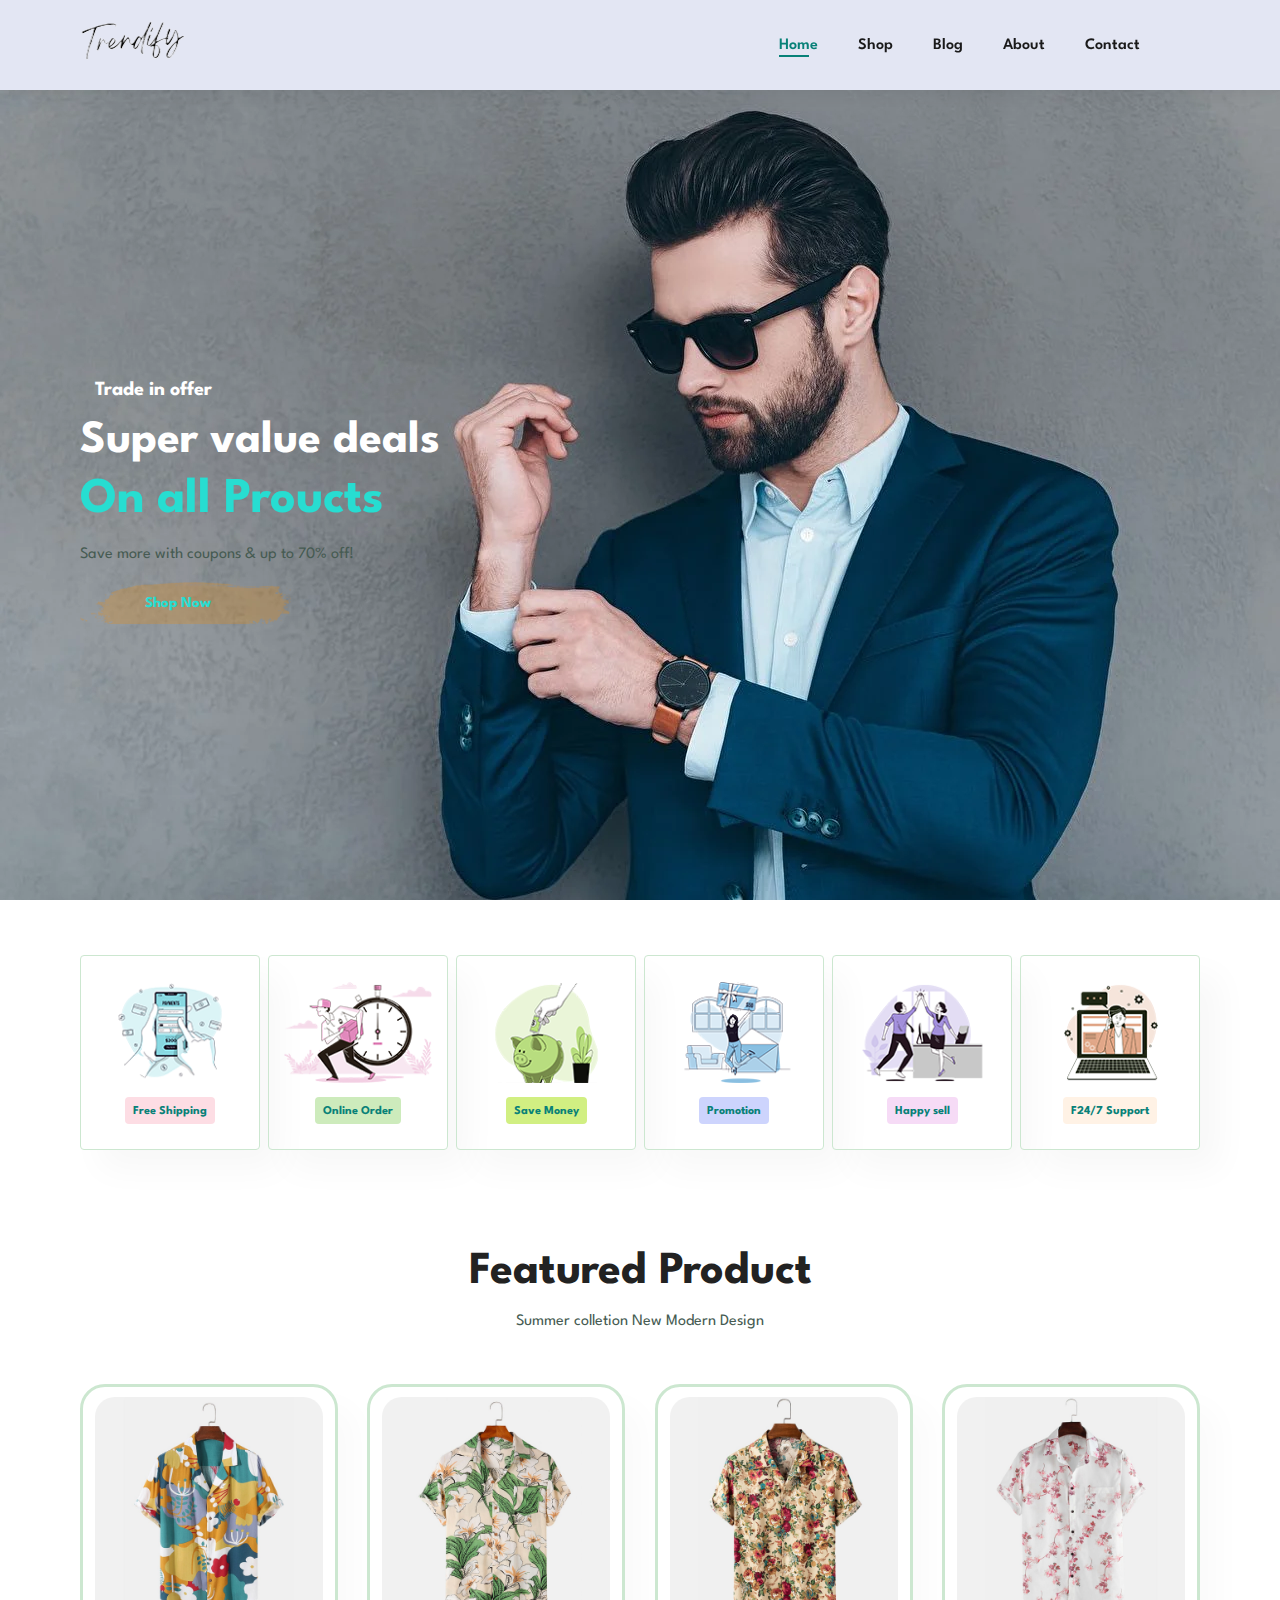
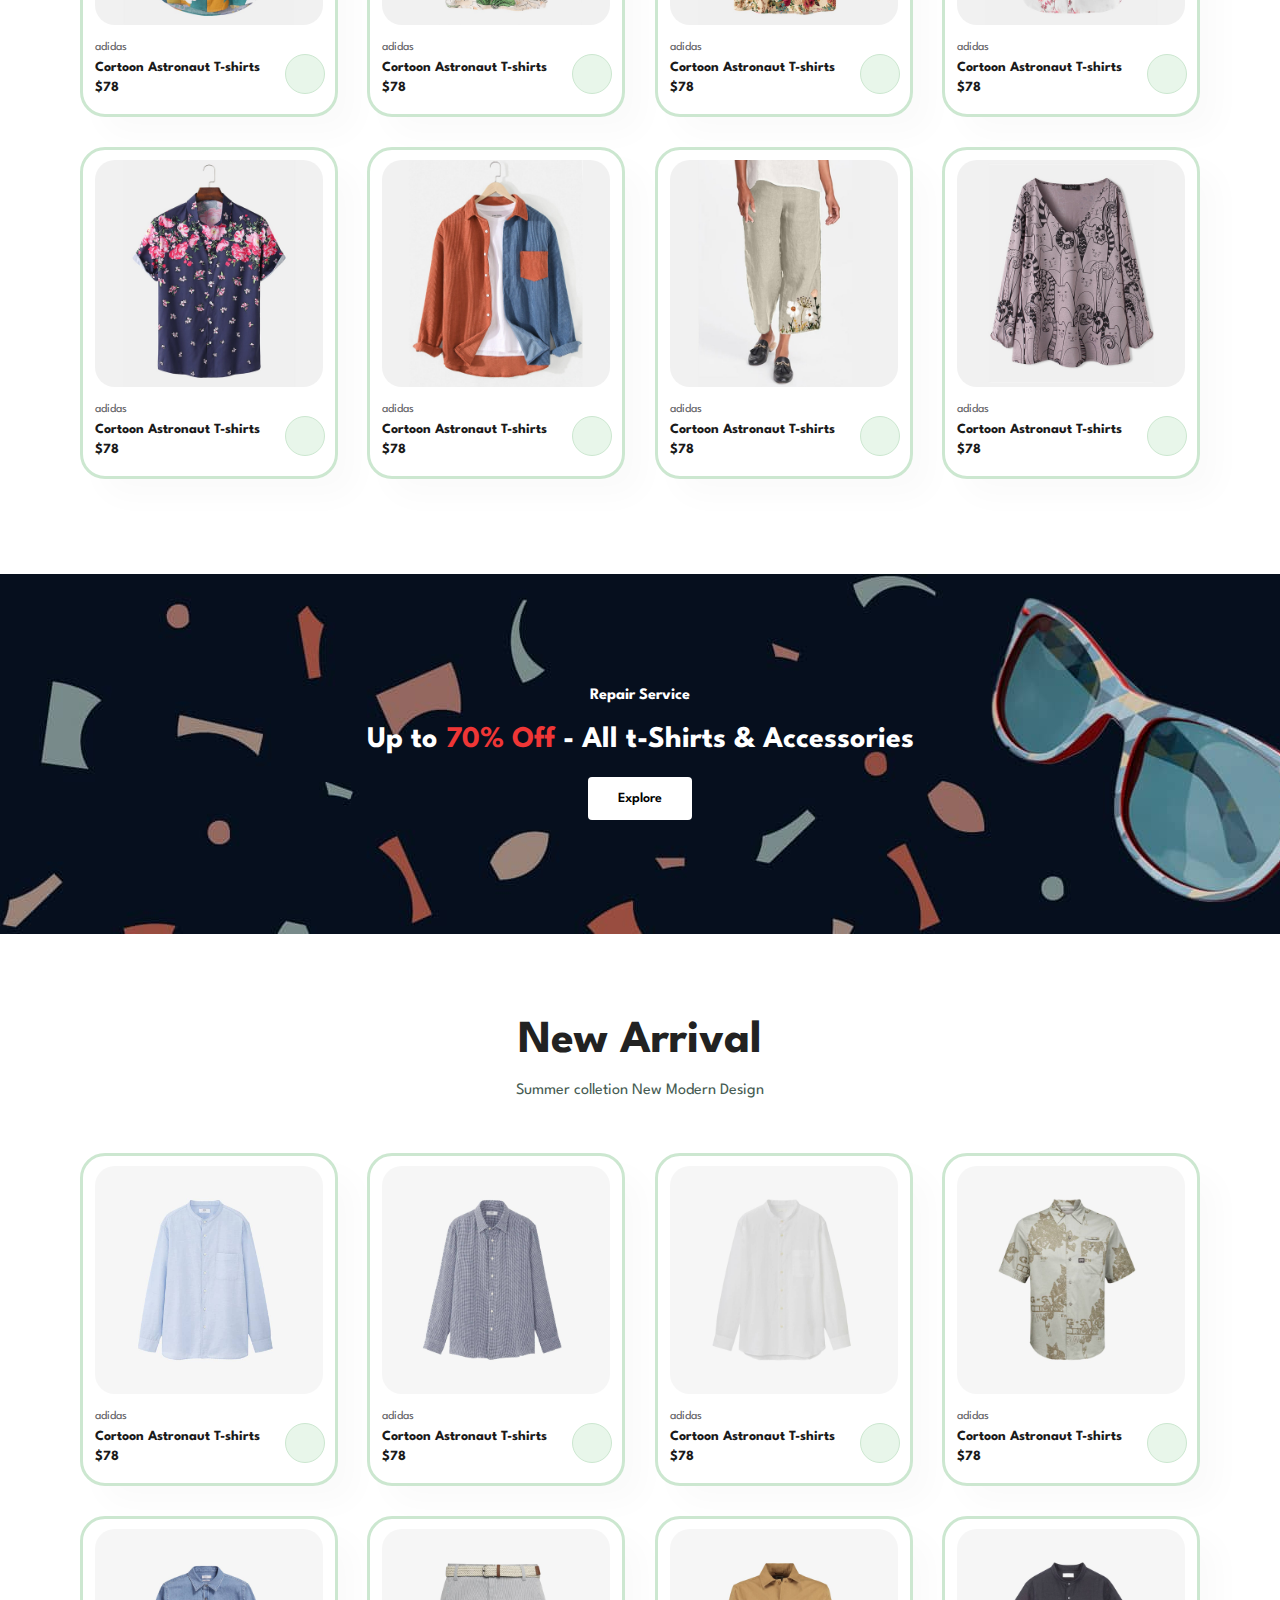
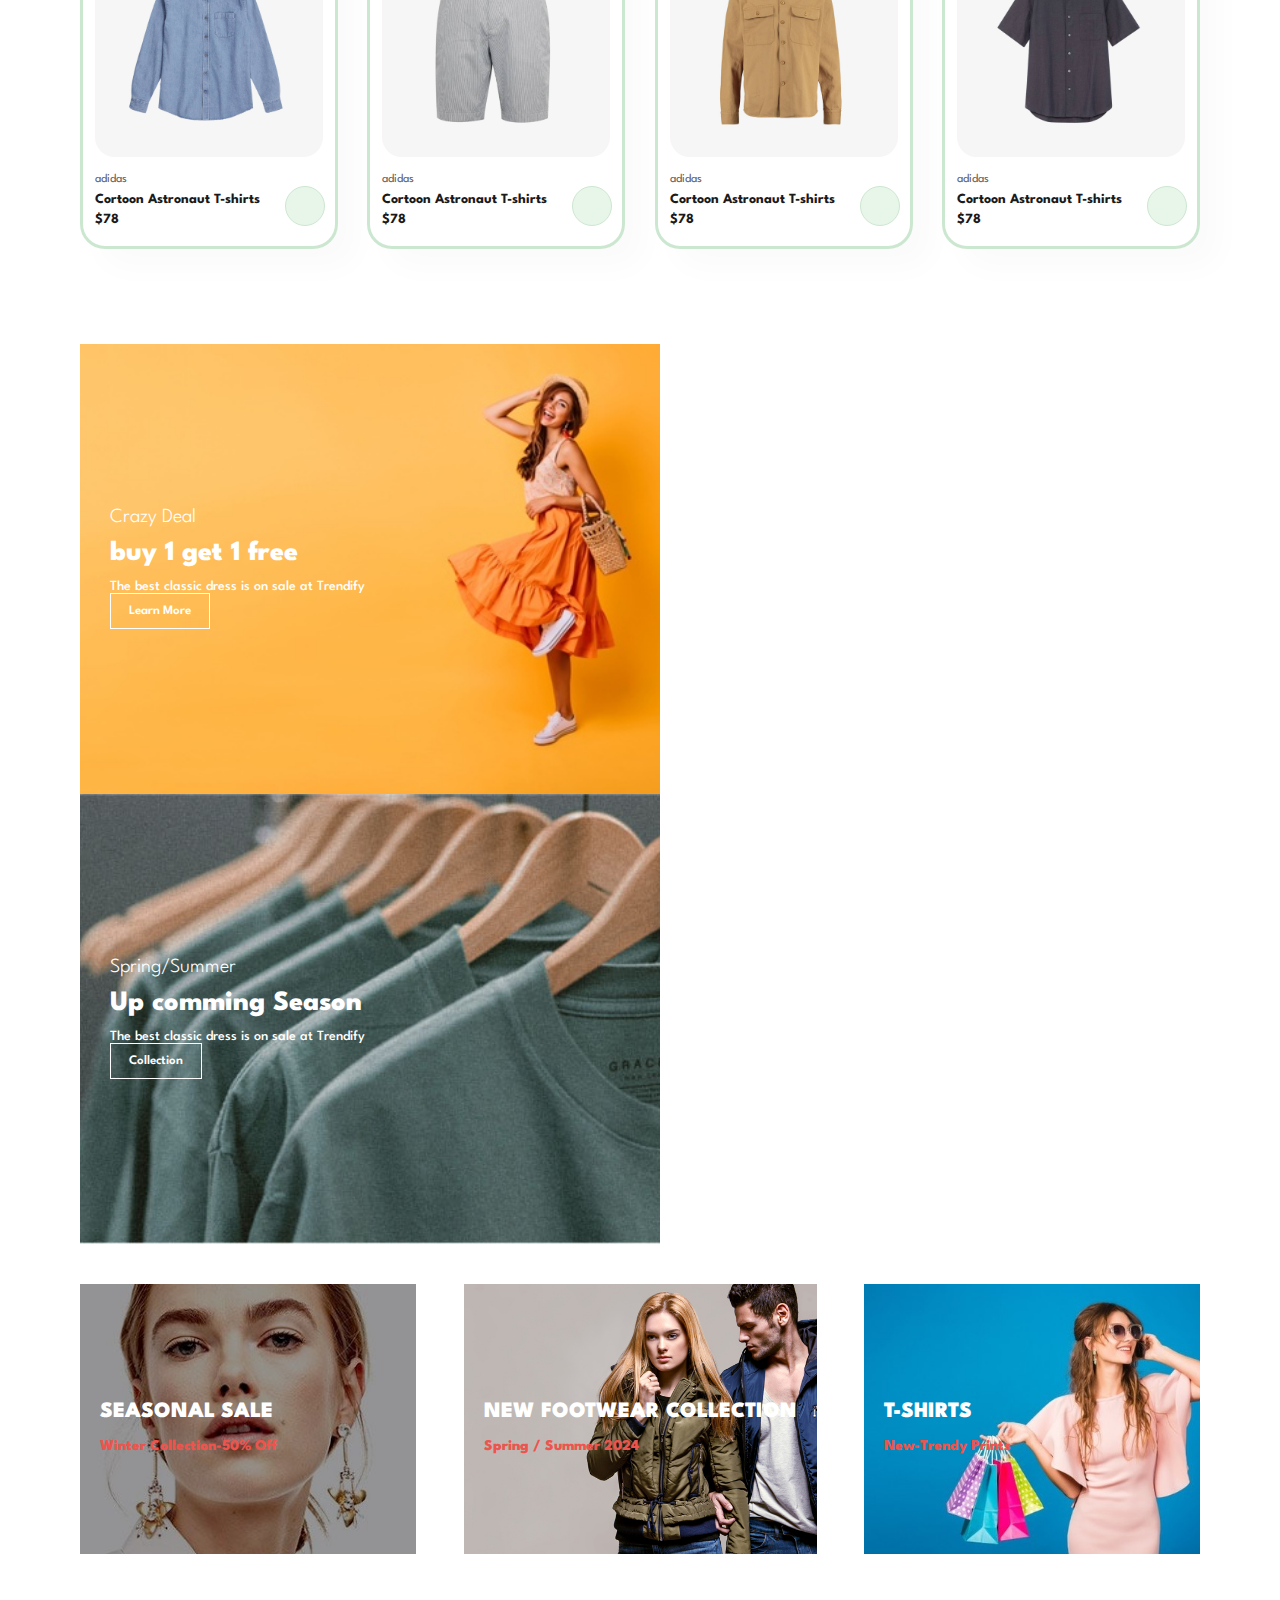
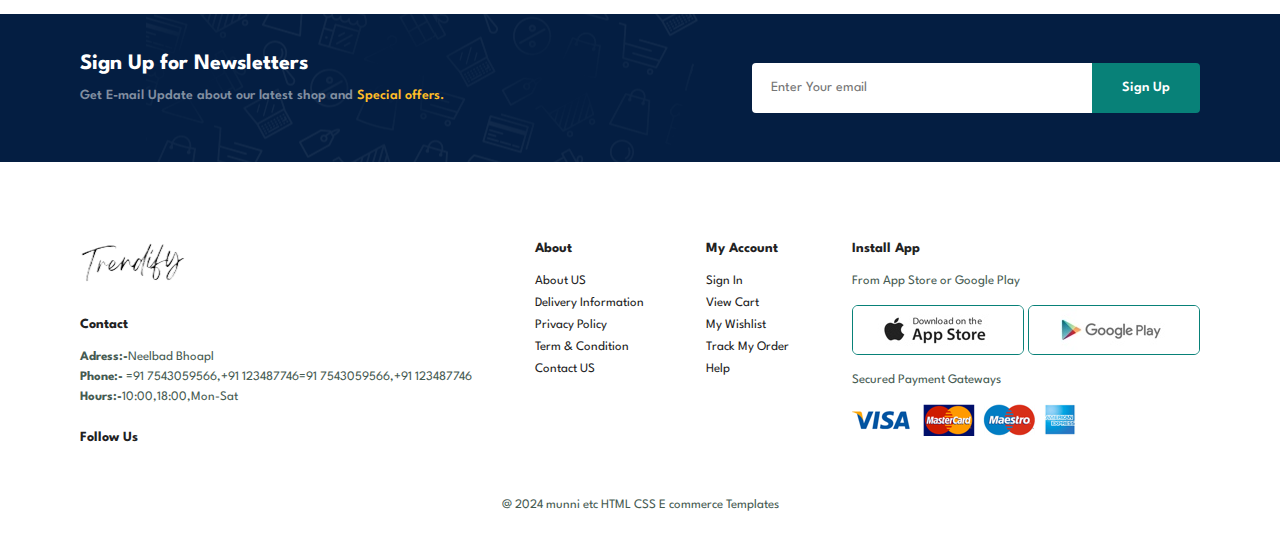
<file: index.html>
<!DOCTYPE html>
<html lang="en">

    <head>
        <meta charset="UTF-8">
        <meta http-equiv="X-UA-Compatible" content="IE=edge">
        <meta name="viewport" content="width=device-width, initial-scale=1.0">
        <title>Ecommerce Tutorial</title>
        <link rel="stylesheet" href="https://cdnjs.cloudflare.com/ajax/libs/font-awesome/6.5.2/css/all.min.css" integrity="sha512-SnH5WK+bZxgPHs44uWIX+LLJAJ9/2PkPKZ5QiAj6Ta86w+fsb2TkcmfRyVX3pBnMFcV7oQPJkl9QevSCWr3W6A==" crossorigin="anonymous" referrerpolicy="no-referrer" />
        <link rel="stylesheet" href="style.css">
    </head>

    <body>
         <section id="header">
                  <a href="#"><img src="img/logo3.png" class="logo" alt=""></a>

                  <div>
                    <ul id="navbar">
                        <li><a class="active" href="index.html">Home</a></li>
                        <li><a href="shop.html">Shop</a></li>
                        <li><a href="blog.html">Blog</a></li>
                        <li><a href="about.html">About</a></li>
                        <li><a href="contact.html">Contact</a></li>
                        <li id="lg-bag"><a href="cart.html"><i class="fa-solid fa-bag-shopping"></i></a></li>
                        <a href="#" id="close"><i class="fa-solid fa-xmark"></i></a>
                    </ul>
                  </div>
                  <div id="mobile">
                 <a href="cart.html"><i class="fa-solid fa-bag-shopping"></i></a>
                 <i id="bar" class="fas fa-outdent"></i>
                  </div>
         </section>

         <section id="hero">
            <h4>Trade in offer</h4>
            <h2>Super value deals</h2>
            <h1>On all Proucts</h1>
            <p>Save more with coupons & up to 70% off!</p>
            <button>Shop Now</button>
         </section>

         <section id="feature" class="section-p1">
            <div class="fe-box">
                <img src="img/features/f1.png" alt="">
                <h6>Free Shipping</h6>

            </div>
            <div class="fe-box">
                <img src="img/features/f2.png" alt="">
                <h6>Online Order</h6>

            </div>
            <div class="fe-box">
                <img src="img/features/f3.png" alt="">
                <h6>Save Money</h6>

            </div>
            <div class="fe-box">
                <img src="img/features/f4.png" alt="">
                <h6>Promotion</h6>

            </div>
            <div class="fe-box">
                <img src="img/features/f5.png" alt="">
                <h6>Happy sell</h6>

            </div>
            <div class="fe-box">
                <img src="img/features/f6.png" alt="">
                <h6>F24/7 Support</h6>

            </div>
         </section>

         <section id="product1" class="section-p1">
            <h2>Featured Product</h2>
            <p>Summer colletion New Modern Design</p>
            <div class="pro-container">
                <div class="pro">
                    <img src="img/products/f1.jpg" alt="">
                    <div class="des">
                        <span>adidas</span>
                        <h5>Cortoon Astronaut T-shirts</h5>
                        <div class="star">
                            <i class="fas fa-star"></i>
                            <i class="fas fa-star"></i>
                            <i class="fas fa-star"></i>
                            <i class="fas fa-star"></i>
                            <i class="fas fa-star"></i>
                        </div>
                        <h5>$78</h5>
                    </div>
                    <a href="#"><i class='fas fa-cart-plus cart'></i></a>
                </div>

                <div class="pro">
                    <img src="img/products/f2.jpg" alt="">
                    <div class="des">
                        <span>adidas</span>
                        <h5>Cortoon Astronaut T-shirts</h5>
                        <div class="star">
                            <i class="fas fa-star"></i>
                            <i class="fas fa-star"></i>
                            <i class="fas fa-star"></i>
                            <i class="fas fa-star"></i>
                            <i class="fas fa-star"></i>
                        </div>
                        <h5>$78</h5>
                    </div>
                    <a href="#"><i class='fas fa-cart-plus cart'></i></a>
                </div>

                <div class="pro">
                    <img src="img/products/f3.jpg" alt="">
                    <div class="des">
                        <span>adidas</span>
                        <h5>Cortoon Astronaut T-shirts</h5>
                        <div class="star">
                            <i class="fas fa-star"></i>
                            <i class="fas fa-star"></i>
                            <i class="fas fa-star"></i>
                            <i class="fas fa-star"></i>
                            <i class="fas fa-star"></i>
                        </div>
                        <h5>$78</h5>
                    </div>
                    <a href="#"><i class='fas fa-cart-plus cart'></i></a>
                </div>

                <div class="pro">
                    <img src="img/products/f4.jpg" alt="">
                    <div class="des">
                        <span>adidas</span>
                        <h5>Cortoon Astronaut T-shirts</h5>
                        <div class="star">
                            <i class="fas fa-star"></i>
                            <i class="fas fa-star"></i>
                            <i class="fas fa-star"></i>
                            <i class="fas fa-star"></i>
                            <i class="fas fa-star"></i>
                        </div>
                        <h5>$78</h5>
                    </div>
                    <a href="#"><i class='fas fa-cart-plus cart'></i></a>
                </div>

                <div class="pro">
                    <img src="img/products/f5.jpg" alt="">
                    <div class="des">
                        <span>adidas</span>
                        <h5>Cortoon Astronaut T-shirts</h5>
                        <div class="star">
                            <i class="fas fa-star"></i>
                            <i class="fas fa-star"></i>
                            <i class="fas fa-star"></i>
                            <i class="fas fa-star"></i>
                            <i class="fas fa-star"></i>
                        </div>
                        <h5>$78</h5>
                    </div>
                    <a href="#"><i class='fas fa-cart-plus cart'></i></a>
                </div>

                <div class="pro">
                    <img src="img/products/f6.jpg" alt="">
                    <div class="des">
                        <span>adidas</span>
                        <h5>Cortoon Astronaut T-shirts</h5>
                        <div class="star">
                            <i class="fas fa-star"></i>
                            <i class="fas fa-star"></i>
                            <i class="fas fa-star"></i>
                            <i class="fas fa-star"></i>
                            <i class="fas fa-star"></i>
                        </div>
                        <h5>$78</h5>
                    </div>
                    <a href="#"><i class='fas fa-cart-plus cart'></i></a>
                </div>

                <div class="pro">
                    <img src="img/products/f7.jpg" alt="">
                    <div class="des">
                        <span>adidas</span>
                        <h5>Cortoon Astronaut T-shirts</h5>
                        <div class="star">
                            <i class="fas fa-star"></i>
                            <i class="fas fa-star"></i>
                            <i class="fas fa-star"></i>
                            <i class="fas fa-star"></i>
                            <i class="fas fa-star"></i>
                        </div>
                        <h5>$78</h5>
                    </div>
                    <a href="#"><i class='fas fa-cart-plus cart'></i></a>
                </div>

                <div class="pro">
                    <img src="img/products/f8.jpg" alt="">
                    <div class="des">
                        <span>adidas</span>
                        <h5>Cortoon Astronaut T-shirts</h5>
                        <div class="star">
                            <i class="fas fa-star"></i>
                            <i class="fas fa-star"></i>
                            <i class="fas fa-star"></i>
                            <i class="fas fa-star"></i>
                            <i class="fas fa-star"></i>
                        </div>
                        <h5>$78</h5>
                    </div>
                    <a href="#"><i class='fas fa-cart-plus cart'></i></a>
                </div>

               
            </div>
         </section>

         <section id="banner" class="section-m1">
            <h4>Repair Service</h4>
            <h2>Up to <span>70% Off</span> - All t-Shirts & Accessories </h2>
            <button class="normal">Explore</button>
         </section>

         <section id="product1" class="section-p1">
            <h2>New Arrival</h2>
            <p>Summer colletion New Modern Design</p>
            <div class="pro-container">
                <div class="pro">
                    <img src="img/products/n1.jpg" alt="">
                    <div class="des">
                        <span>adidas</span>
                        <h5>Cortoon Astronaut T-shirts</h5>
                        <div class="star">
                            <i class="fas fa-star"></i>
                            <i class="fas fa-star"></i>
                            <i class="fas fa-star"></i>
                            <i class="fas fa-star"></i>
                            <i class="fas fa-star"></i>
                        </div>
                        <h5>$78</h5>
                    </div>
                    <a href="#"><i class='fas fa-cart-plus cart'></i></a>
                </div>

                <div class="pro">
                    <img src="img/products/n2.jpg" alt="">
                    <div class="des">
                        <span>adidas</span>
                        <h5>Cortoon Astronaut T-shirts</h5>
                        <div class="star">
                            <i class="fas fa-star"></i>
                            <i class="fas fa-star"></i>
                            <i class="fas fa-star"></i>
                            <i class="fas fa-star"></i>
                            <i class="fas fa-star"></i>
                        </div>
                        <h5>$78</h5>
                    </div>
                    <a href="#"><i class='fas fa-cart-plus cart'></i></a>
                </div>

                <div class="pro">
                    <img src="img/products/n3.jpg" alt="">
                    <div class="des">
                        <span>adidas</span>
                        <h5>Cortoon Astronaut T-shirts</h5>
                        <div class="star">
                            <i class="fas fa-star"></i>
                            <i class="fas fa-star"></i>
                            <i class="fas fa-star"></i>
                            <i class="fas fa-star"></i>
                            <i class="fas fa-star"></i>
                        </div>
                        <h5>$78</h5>
                    </div>
                    <a href="#"><i class='fas fa-cart-plus cart'></i></a>
                </div>

                <div class="pro">
                    <img src="img/products/n4.jpg" alt="">
                    <div class="des">
                        <span>adidas</span>
                        <h5>Cortoon Astronaut T-shirts</h5>
                        <div class="star">
                            <i class="fas fa-star"></i>
                            <i class="fas fa-star"></i>
                            <i class="fas fa-star"></i>
                            <i class="fas fa-star"></i>
                            <i class="fas fa-star"></i>
                        </div>
                        <h5>$78</h5>
                    </div>
                    <a href="#"><i class='fas fa-cart-plus cart'></i></a>
                </div>

                <div class="pro">
                    <img src="img/products/n5.jpg" alt="">
                    <div class="des">
                        <span>adidas</span>
                        <h5>Cortoon Astronaut T-shirts</h5>
                        <div class="star">
                            <i class="fas fa-star"></i>
                            <i class="fas fa-star"></i>
                            <i class="fas fa-star"></i>
                            <i class="fas fa-star"></i>
                            <i class="fas fa-star"></i>
                        </div>
                        <h5>$78</h5>
                    </div>
                    <a href="#"><i class='fas fa-cart-plus cart'></i></a>
                </div>

                <div class="pro">
                    <img src="img/products/n6.jpg" alt="">
                    <div class="des">
                        <span>adidas</span>
                        <h5>Cortoon Astronaut T-shirts</h5>
                        <div class="star">
                            <i class="fas fa-star"></i>
                            <i class="fas fa-star"></i>
                            <i class="fas fa-star"></i>
                            <i class="fas fa-star"></i>
                            <i class="fas fa-star"></i>
                        </div>
                        <h5>$78</h5>
                    </div>
                    <a href="#"><i class='fas fa-cart-plus cart'></i></a>
                </div>

                <div class="pro">
                    <img src="img/products/n7.jpg" alt="">
                    <div class="des">
                        <span>adidas</span>
                        <h5>Cortoon Astronaut T-shirts</h5>
                        <div class="star">
                            <i class="fas fa-star"></i>
                            <i class="fas fa-star"></i>
                            <i class="fas fa-star"></i>
                            <i class="fas fa-star"></i>
                            <i class="fas fa-star"></i>
                        </div>
                        <h5>$78</h5>
                    </div>
                    <a href="#"><i class='fas fa-cart-plus cart'></i></a>
                </div>

                <div class="pro">
                    <img src="img/products/n8.jpg" alt="">
                    <div class="des">
                        <span>adidas</span>
                        <h5>Cortoon Astronaut T-shirts</h5>
                        <div class="star">
                            <i class="fas fa-star"></i>
                            <i class="fas fa-star"></i>
                            <i class="fas fa-star"></i>
                            <i class="fas fa-star"></i>
                            <i class="fas fa-star"></i>
                        </div>
                        <h5>$78</h5>
                    </div>
                    <a href="#"><i class='fas fa-cart-plus cart'></i></a>
                </div>

               
            </div>
         </section>

         <section id="sm-banner" class="section-p1">
            <div class="banner-box">
                <h4>Crazy Deal</h4>
                <h2>buy 1 get 1 free</h2>
                <span>The best classic dress is on sale at Trendify</span>
                <button class="white">Learn More</button>
            </div>
            <div class="banner-box banner-box2">
                <h4>Spring/Summer</h4>
                <h2>Up comming Season</h2>
                <span>The best classic dress is on sale at Trendify</span>
                <button class="white">Collection</button>
            </div>
         </section>

         <section id="banner3">
            <div class="banner-box">
                <h2>SEASONAL SALE</h2>
                <h3>Winter Collection-50% Off</h3>
            </div>
            <div class="banner-box banner-box2">
                <h2>NEW FOOTWEAR COLLECTION</h2>
                <h3>Spring / Summer 2024</h3>
            </div>
            <div class="banner-box banner-box3">
                <h2>T-SHIRTS</h2>
                <h3>New-Trendy Prints</h3>
            </div>
         </section>

         <section id="newsletter" class="section-p1 section-m1" >
            <div class="newstext">
                <h4>Sign Up for Newsletters</h4>
                <p>Get E-mail Update about our latest shop and <span>Special offers.</span></p>
            </div>

            <div class="form">
                <input type="text" placeholder="Enter Your email">
                <button class="normal">Sign Up</button>
            </div>
         </section>

         <footer class="section-p1">
        <div class="col">
            <img  class="logo" src="img/logo3.png" alt="">
            <h4>Contact</h4>
            <p> <strong>Adress:-</strong>Neelbad Bhoapl</p>
            <p> <strong>Phone:-</strong> =91 7543059566,+91 123487746=91 7543059566,+91 123487746</p>
            <p> <strong>Hours:-</strong>10:00,18:00,Mon-Sat</p>
            <div class="follow">
                <h4>Follow Us</h4>
                <div class="icon">
                    <i class="fab fa-facebook"></i>
                    <i class="fab fa-twitter"></i>
                    <i class="fab fa-instagram"></i>
                    <i class="fab fa-pinterest-p"></i>
                    <i class="fab fa-youtube"></i>
                </div>
            </div>
        </div>

        <div class="col">
            <h4>About</h4>
            <a href="#">About US</a>
            <a href="#">Delivery Information</a>
            <a href="#">Privacy Policy</a>
            <a href="#">Term & Condition</a>
            <a href="#">Contact US</a>
        </div>

        <div class="col">
            <h4>My Account</h4>
            <a href="#">Sign In</a>
            <a href="#">View Cart</a>
            <a href="#">My Wishlist</a>
            <a href="#">Track My Order</a>
            <a href="#">Help</a>
        </div>

        <div class="col install">
            <h4>Install App</h4>
            <p>From App Store or Google Play </p>
            <div class="row">
                <img src="img/pay/app.jpg" alt="">
                <img src="img/pay/play.jpg" alt="">
            </div>
            <p>Secured Payment Gateways </p>
            <img src="img/pay/pay.png" alt="">
        </div>
        <div class="copyright">
            <p>@ 2024 munni etc  HTML CSS E commerce Templates</p>
        </div>
         </footer>
         
        <script src="script.js"></script>
    </body>

</html>
</file>
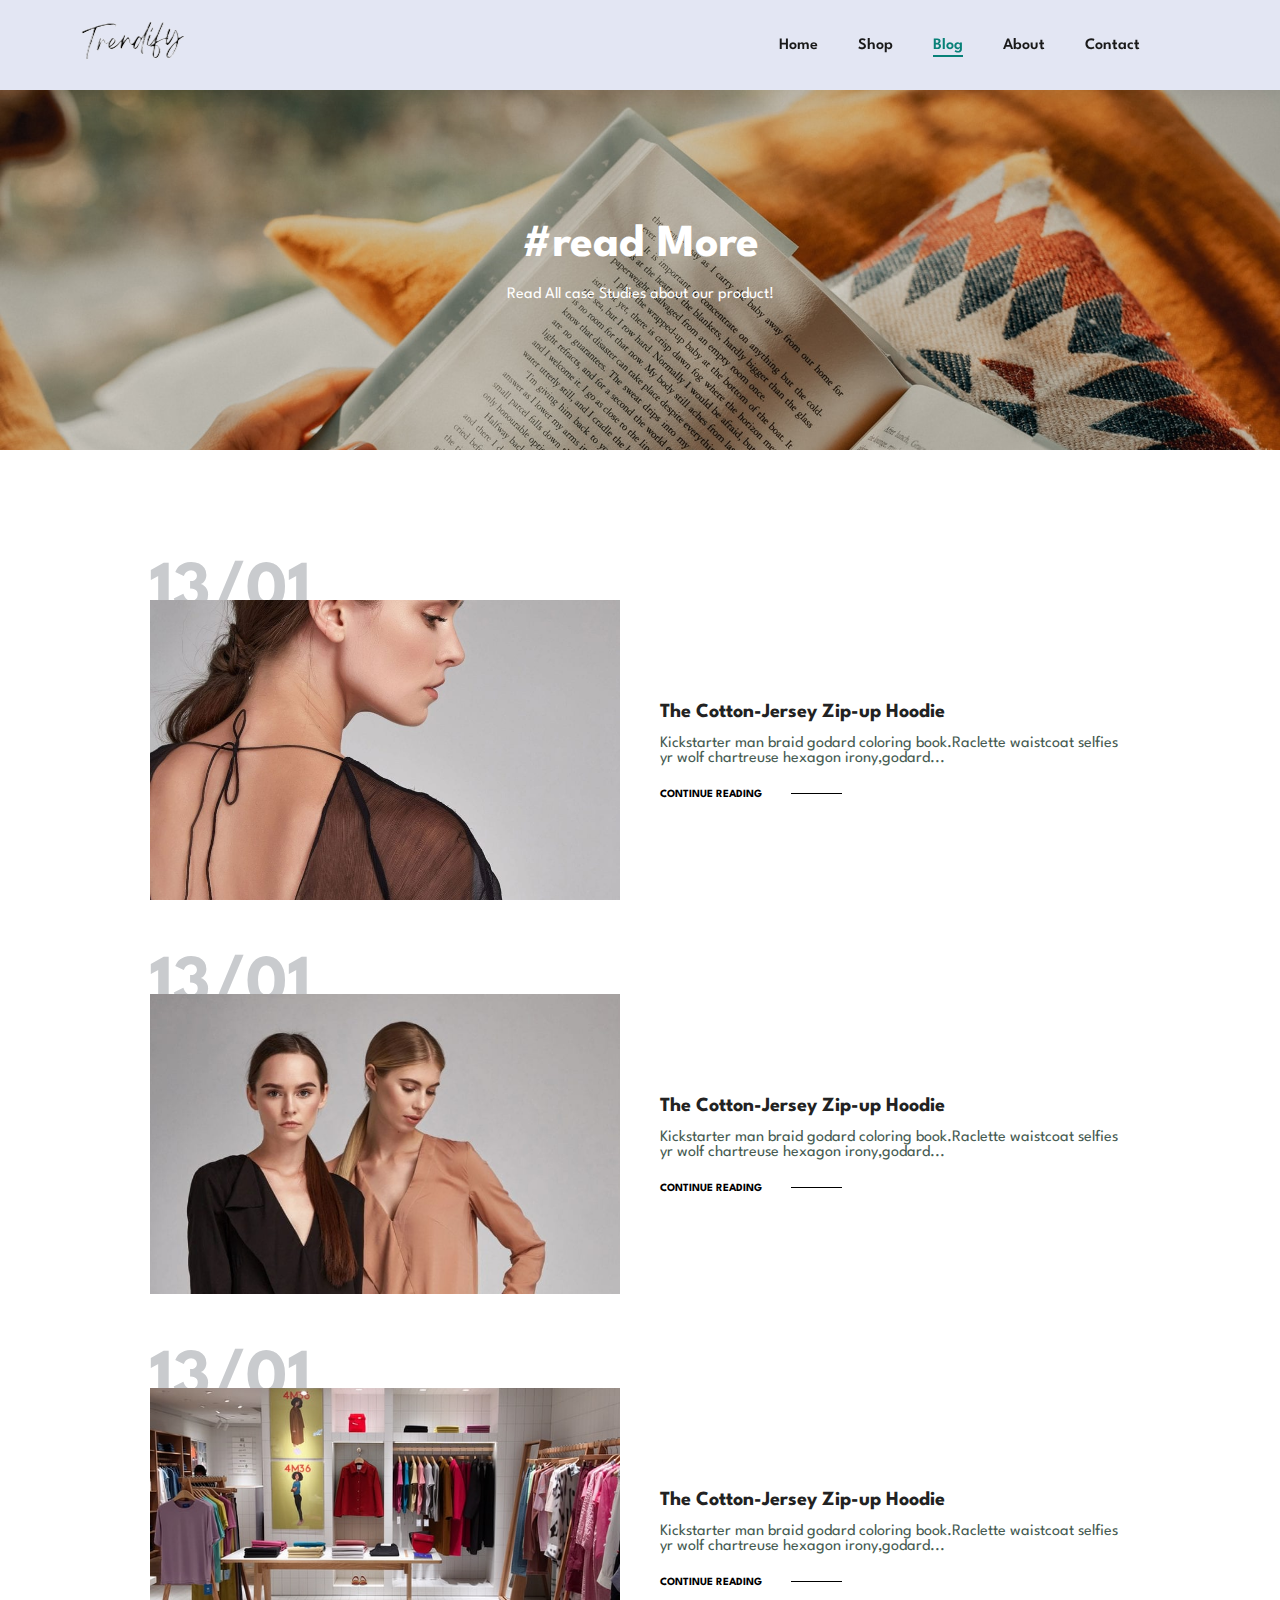
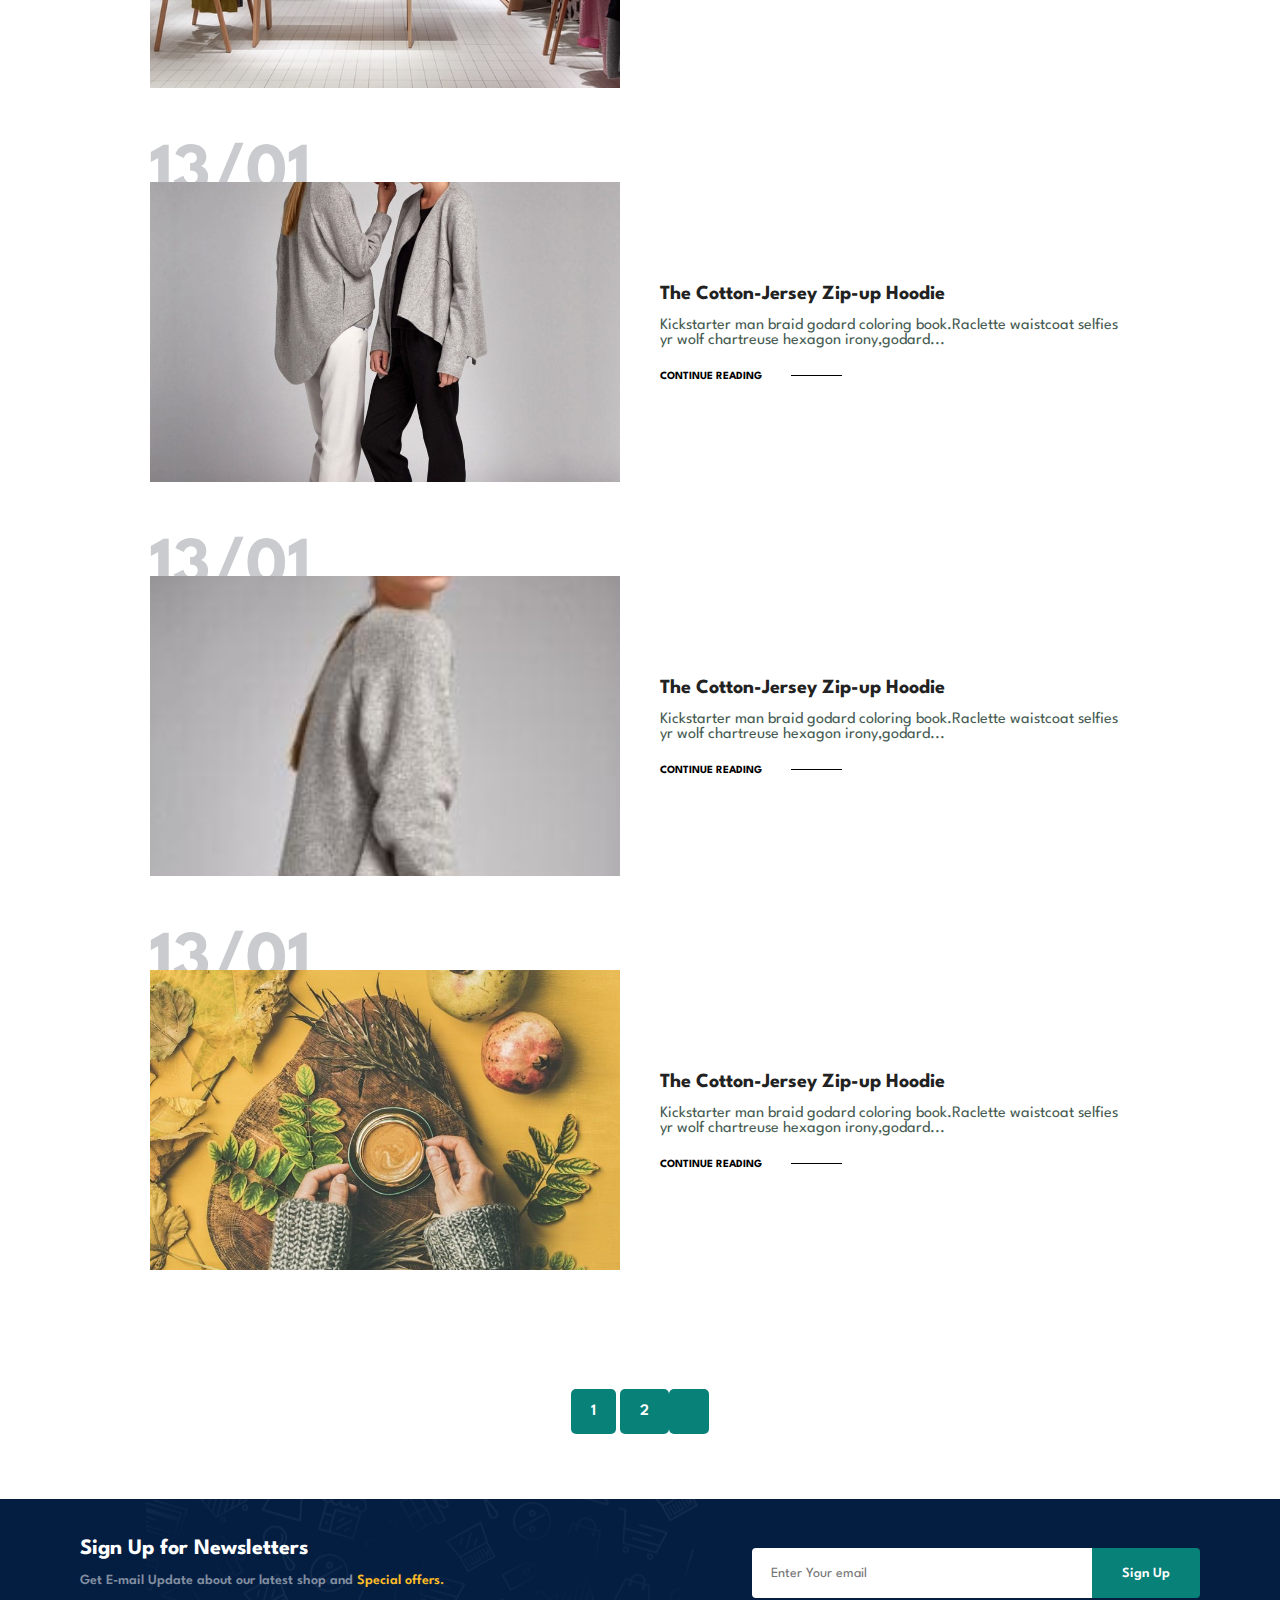
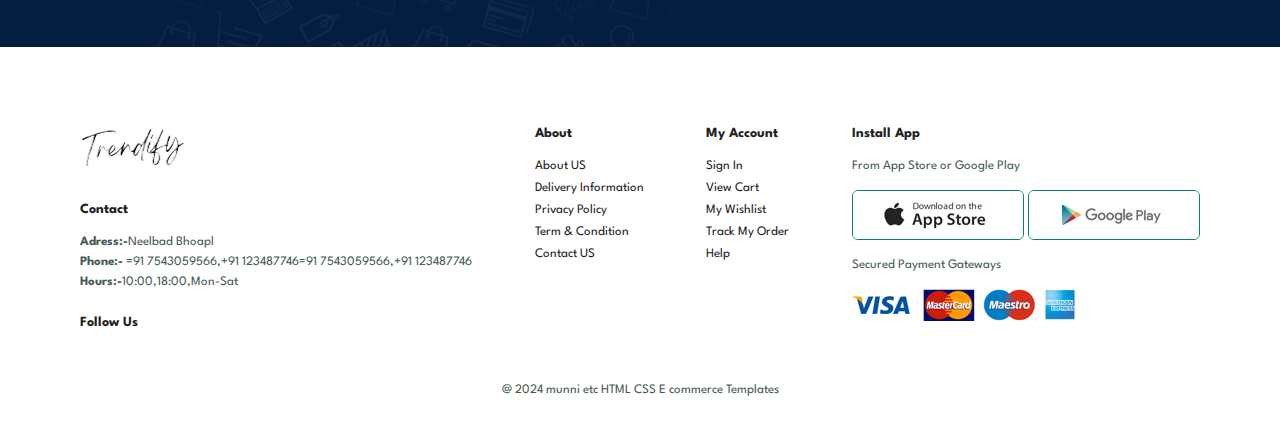
<file: blog.html>
<!DOCTYPE html>
<html lang="en">

    <head>
        <meta charset="UTF-8">
        <meta http-equiv="X-UA-Compatible" content="IE=edge">
        <meta name="viewport" content="width=device-width, initial-scale=1.0">
        <title>Ecommerce Tutorial</title>
        <link rel="stylesheet" href="https://cdnjs.cloudflare.com/ajax/libs/font-awesome/6.5.2/css/all.min.css" integrity="sha512-SnH5WK+bZxgPHs44uWIX+LLJAJ9/2PkPKZ5QiAj6Ta86w+fsb2TkcmfRyVX3pBnMFcV7oQPJkl9QevSCWr3W6A==" crossorigin="anonymous" referrerpolicy="no-referrer" />
        <link rel="stylesheet" href="style.css">
    </head>

    <body>
         <section id="header">
                  <a href="#"><img src="img/logo3.png" class="logo" alt=""></a>

                  <div>
                    <ul id="navbar">
                        <li><a href="index.html">Home</a></li>
                        <li><a href="shop.html">Shop</a></li>
                        <li><a class="active" href="blog.html">Blog</a></li>
                        <li><a href="about.html">About</a></li>
                        <li><a href="contact.html">Contact</a></li>
                        <li id="lg-bag"><a href="cart.html"><i class="fa-solid fa-bag-shopping"></i></a></li>
                        <a href="#" id="close"><i class="fa-solid fa-xmark"></i></a>
                    </ul>
                  </div>
                  <div id="mobile">
                 <a href="cart.html"><i class="fa-solid fa-bag-shopping"></i></a>
                 <i id="bar" class="fas fa-outdent"></i>
                  </div>
         </section>

         <section id="blog-header">
            <h2>#read More</h2>
            <p>Read All case Studies about our product!</p>
         </section>
         <section id="blog">
            <div class="blog-box">
             <div class="blog-img">
                <img src="img/blog/b1.jpg" alt="">
             </div>
             <div class="blog-details">
                <h4>The Cotton-Jersey Zip-up Hoodie</h4>
                <p>Kickstarter man braid godard coloring book.Raclette waistcoat selfies yr wolf chartreuse hexagon irony,godard...</p>
                <a href="#">CONTINUE READING</a>
             </div>
             <h1>13/01</h1>
            </div>
            <div class="blog-box">
             <div class="blog-img">
                <img src="img/blog/b2.jpg" alt="">
             </div>
             <div class="blog-details">
                <h4>The Cotton-Jersey Zip-up Hoodie</h4>
                <p>Kickstarter man braid godard coloring book.Raclette waistcoat selfies yr wolf chartreuse hexagon irony,godard...</p>
                <a href="#">CONTINUE READING</a>
             </div>
             <h1>13/01</h1>
            </div>
            <div class="blog-box">
             <div class="blog-img">
                <img src="img/blog/b3.jpg" alt="">
             </div>
             <div class="blog-details">
                <h4>The Cotton-Jersey Zip-up Hoodie</h4>
                <p>Kickstarter man braid godard coloring book.Raclette waistcoat selfies yr wolf chartreuse hexagon irony,godard...</p>
                <a href="#">CONTINUE READING</a>
             </div>
             <h1>13/01</h1>
            </div>
            <div class="blog-box">
             <div class="blog-img">
                <img src="img/blog/b4.jpg" alt="">
             </div>
             <div class="blog-details">
                <h4>The Cotton-Jersey Zip-up Hoodie</h4>
                <p>Kickstarter man braid godard coloring book.Raclette waistcoat selfies yr wolf chartreuse hexagon irony,godard...</p>
                <a href="#">CONTINUE READING</a>
             </div>
             <h1>13/01</h1>
            </div>
            <div class="blog-box">
             <div class="blog-img">
                <img src="img/blog/b5.jpg" alt="">
             </div>
             <div class="blog-details">
                <h4>The Cotton-Jersey Zip-up Hoodie</h4>
                <p>Kickstarter man braid godard coloring book.Raclette waistcoat selfies yr wolf chartreuse hexagon irony,godard...</p>
                <a href="#">CONTINUE READING</a>
             </div>
             <h1>13/01</h1>
            </div>
            <div class="blog-box">
             <div class="blog-img">
                <img src="img/blog/b6.jpg" alt="">
             </div>
             <div class="blog-details">
                <h4>The Cotton-Jersey Zip-up Hoodie</h4>
                <p>Kickstarter man braid godard coloring book.Raclette waistcoat selfies yr wolf chartreuse hexagon irony,godard...</p>
                <a href="#">CONTINUE READING</a>
             </div>
             <h1>13/01</h1>
            </div>
         </section>

         <section id="pagination" class="section-p1">
            <a href="#">1</a>
            <a href="#">2</a>
            <a href="#"><i class="fa-solid fa-arrow-right"></i></a>
         </section>

         <section id="newsletter" class="section-p1 section-m1" >
            <div class="newstext">
                <h4>Sign Up for Newsletters</h4>
                <p>Get E-mail Update about our latest shop and <span>Special offers.</span></p>
            </div>

            <div class="form">
               <input type="text" placeholder="Enter Your email">
                <button class="normal">Sign Up</button>
            </div>
         </section>

         <footer class="section-p1">
        <div class="col">
            <img  class="logo" src="img/logo3.png" alt="">
            <h4>Contact</h4>
            <p> <strong>Adress:-</strong>Neelbad Bhoapl</p>
            <p> <strong>Phone:-</strong> =91 7543059566,+91 123487746=91 7543059566,+91 123487746</p>
            <p> <strong>Hours:-</strong>10:00,18:00,Mon-Sat</p>
            <div class="follow">
                <h4>Follow Us</h4>
                <div class="icon">
                    <i class="fab fa-facebook"></i>
                    <i class="fab fa-twitter"></i>
                    <i class="fab fa-instagram"></i>
                    <i class="fab fa-pinterest-p"></i>
                    <i class="fab fa-youtube"></i>
                </div>
            </div>
        </div>

        <div class="col">
            <h4>About</h4>
            <a href="#">About US</a>
            <a href="#">Delivery Information</a>
            <a href="#">Privacy Policy</a>
            <a href="#">Term & Condition</a>
            <a href="#">Contact US</a>
        </div>

        <div class="col">
            <h4>My Account</h4>
            <a href="#">Sign In</a>
            <a href="#">View Cart</a>
            <a href="#">My Wishlist</a>
            <a href="#">Track My Order</a>
            <a href="#">Help</a>
        </div>

        <div class="col install">
            <h4>Install App</h4>
            <p>From App Store or Google Play </p>
            <div class="row">
                <img src="img/pay/app.jpg" alt="">
                <img src="img/pay/play.jpg" alt="">
            </div>
            <p>Secured Payment Gateways </p>
            <img src="img/pay/pay.png" alt="">
        </div>
        <div class="copyright">
            <p>@ 2024 munni etc  HTML CSS E commerce Templates</p>
        </div>
         </footer>
         
        <script src="script.js"></script>
    </body>

</html>
</file>
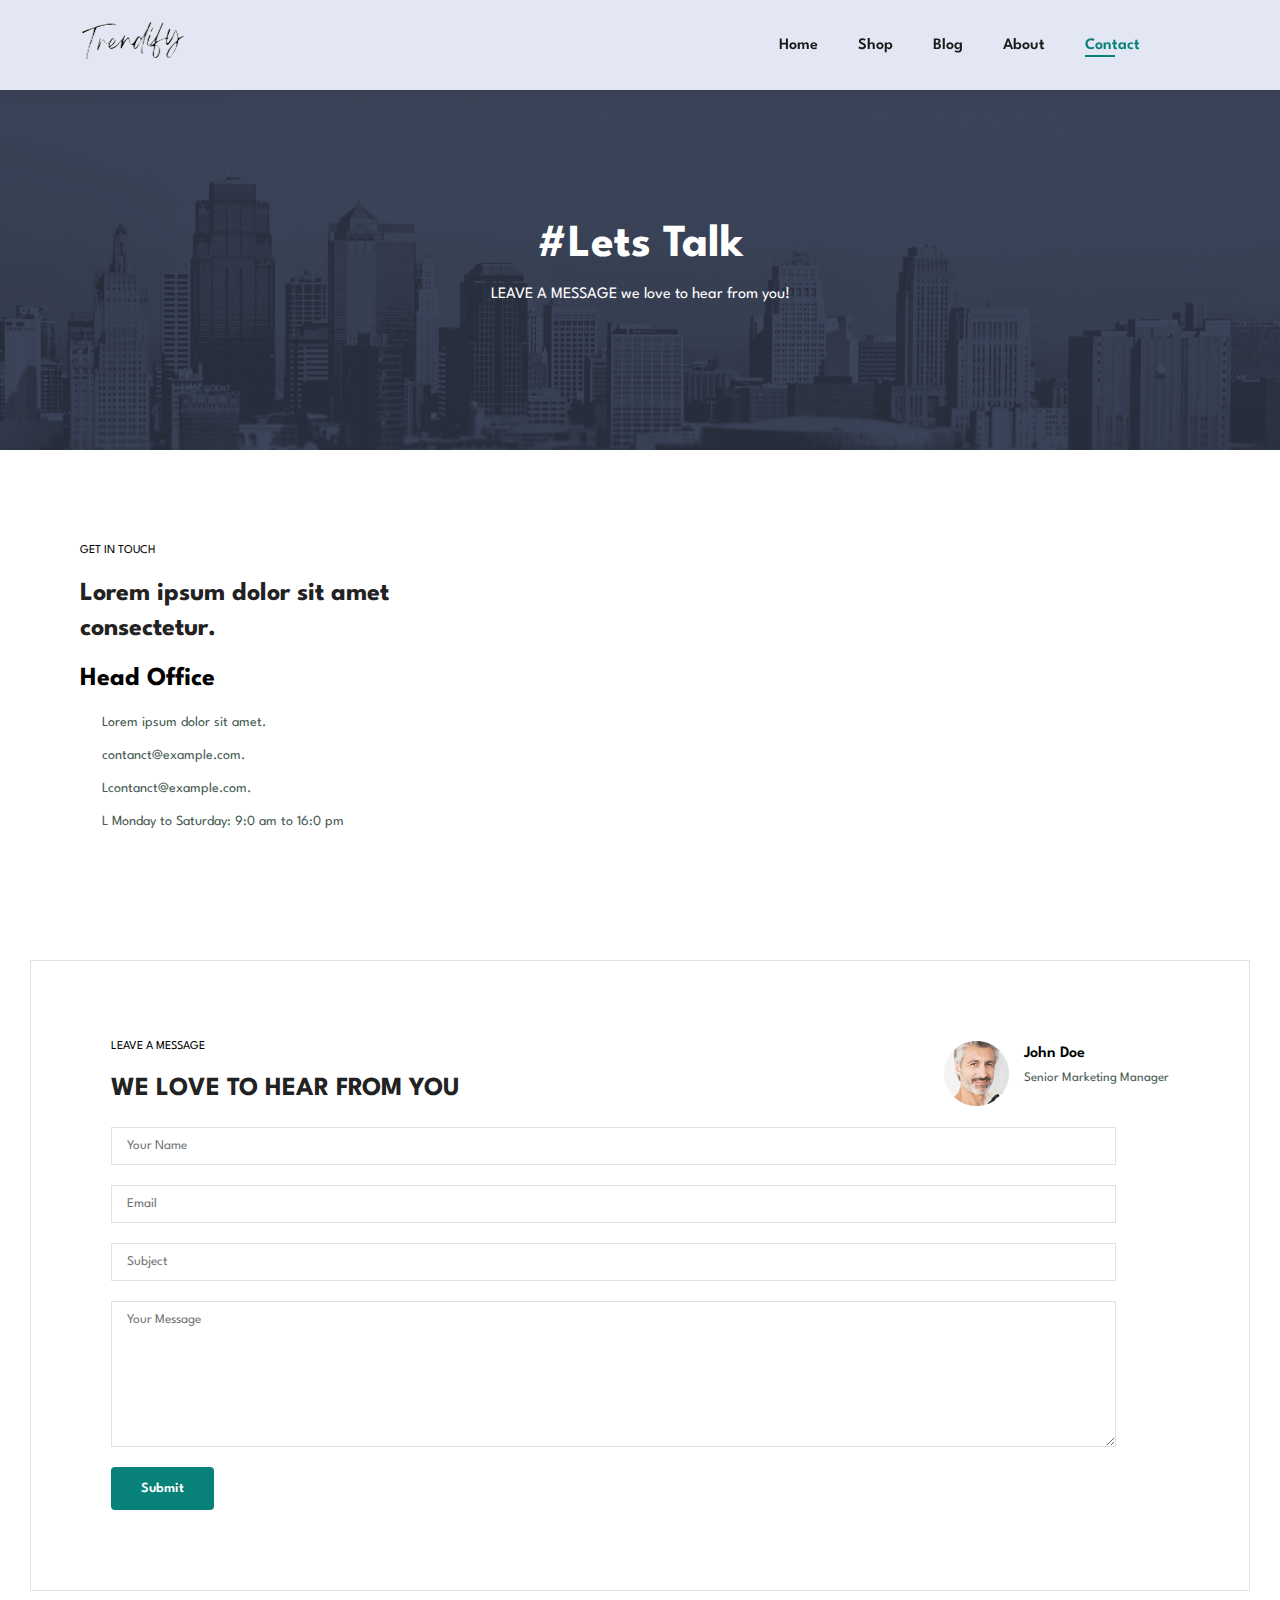
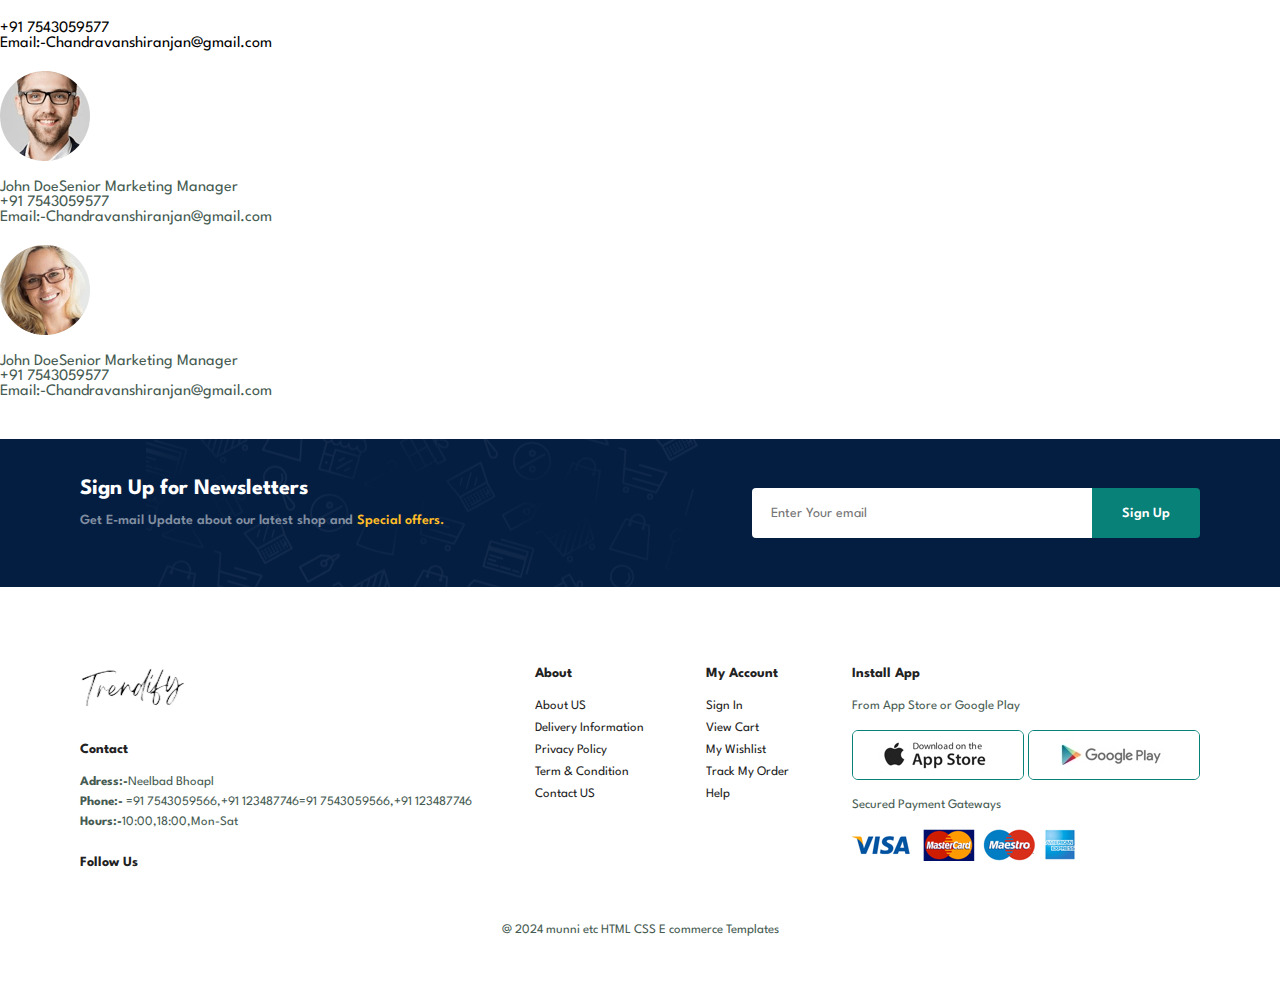
<file: contact.html>
<!DOCTYPE html>
<html lang="en">

    <head>
        <meta charset="UTF-8">
        <meta http-equiv="X-UA-Compatible" content="IE=edge">
        <meta name="viewport" content="width=device-width, initial-scale=1.0">
        <title>Ecommerce Tutorial</title>
        <link rel="stylesheet" href="https://cdnjs.cloudflare.com/ajax/libs/font-awesome/6.5.2/css/all.min.css" integrity="sha512-SnH5WK+bZxgPHs44uWIX+LLJAJ9/2PkPKZ5QiAj6Ta86w+fsb2TkcmfRyVX3pBnMFcV7oQPJkl9QevSCWr3W6A==" crossorigin="anonymous" referrerpolicy="no-referrer" />
        <link rel="stylesheet" href="style.css">
    </head>

    <body>
         <section id="header">
                  <a href="#"><img src="img/logo3.png" class="logo" alt=""></a>

                  <div>
                    <ul id="navbar">
                        <li><a href="index.html">Home</a></li>
                        <li><a href="shop.html">Shop</a></li>
                        <li><a href="blog.html">Blog</a></li>
                        <li><a href="about.html">About</a></li>
                        <li><a class="active" href="contact.html">Contact</a></li>
                        <li id="lg-bag"><a href="cart.html"><i class="fa-solid fa-bag-shopping"></i></a></li>
                        <a href="#" id="close"><i class="fa-solid fa-xmark"></i></a>
                    </ul>
                  </div>
                  <div id="mobile">
                 <a href="cart.html"><i class="fa-solid fa-bag-shopping"></i></a>
                 <i id="bar" class="fas fa-outdent"></i>
                  </div>
         </section>

         <section id="about-header">
            <h2>#Lets Talk</h2>
            <p>LEAVE A MESSAGE we love to hear from you!</p>
         </section>

         <section id="contact-details" class="section-p1">
<div class="details">
    <span>GET IN TOUCH</span>
    <h2>Lorem ipsum dolor sit amet consectetur.</h2>
    <h3>Head Office</h3>
    <div>
        <li>
            <i class="fa-solid fa-map"></i>
            <p>Lorem ipsum dolor sit amet.</p>
        </li>
        <li>
            <i class="fa-solid fa-envelope"></i>
            <p>contanct@example.com.</p>
        </li>
        <li>
            <i class="fa-solid fa-phone"></i>
            <p>Lcontanct@example.com.</p>
        </li>
        <li>
            <i class="fa-regular fa-clock"></i>
            <p>L Monday to Saturday: 9:0 am to 16:0 pm</p>
        </li>
    </div>
</div>
<div class="map">
    <iframe src="https://www.google.com/maps/embed?pb=!1m18!1m12!1m3!1d3667.6911644544134!2d77.29907037509683!3d23.181469279062753!2m3!1f0!2f0!3f0!3m2!1i1024!2i768!4f13.1!3m3!1m2!1s0x397c5c3c7b0aa7e1%3A0xf4798e9656dfb029!2sSagar%20Institute%20of%20Science%2C%20Technology%20%26%20Research%2C%20Ratibad!5e0!3m2!1sen!2sin!4v1719078901757!5m2!1sen!2sin" width="600" height="450" style="border:0;" allowfullscreen="" loading="lazy" referrerpolicy="no-referrer-when-downgrade"></iframe>
</div>
         </section>

         <section id="form-details">
            <form action="">
                <span >LEAVE A MESSAGE</span>
                <h2>WE LOVE TO HEAR FROM YOU</h2>
                <input type="text" placeholder="Your Name">
                <input type="text" placeholder="Email">
                <input type="text" placeholder="Subject">
                <textarea name="" id="" cols="30" rows="10" placeholder="Your Message"></textarea>
                <button class="normal">Submit</button>
            </form>
            <div class="people">
                <div>
                    <img src="img/people/1.png" alt="">
                    <p><span>John Doe</span>Senior Marketing Manager <br> </section>+91 7543059577 <br> Email:-Chandravanshiranjan@gmail.com</p>
                </div>
                <div>
                    <img src="img/people/2.png" alt="">
                    <p><span>John Doe</span>Senior Marketing Manager <br> </section>+91 7543059577 <br> Email:-Chandravanshiranjan@gmail.com</p>
                </div>
                <div>
                    <img src="img/people/3.png" alt="">
                    <p><span>John Doe</span>Senior Marketing Manager <br> </section>+91 7543059577 <br> Email:-Chandravanshiranjan@gmail.com</p>
                </div>
            </div>
        </section>

         <section id="newsletter" class="section-p1 section-m1" >
            <div class="newstext">
                <h4>Sign Up for Newsletters</h4>
                <p>Get E-mail Update about our latest shop and <span>Special offers.</span></p>
            </div>

            <div class="form">
                <input type="text" placeholder="Enter Your email">
                <button class="normal">Sign Up</button>
            </div>
         </section>

         <footer class="section-p1">
        <div class="col">
            <img  class="logo" src="img/logo3.png" alt="">
            <h4>Contact</h4>
            <p> <strong>Adress:-</strong>Neelbad Bhoapl</p>
            <p> <strong>Phone:-</strong> =91 7543059566,+91 123487746=91 7543059566,+91 123487746</p>
            <p> <strong>Hours:-</strong>10:00,18:00,Mon-Sat</p>
            <div class="follow">
                <h4>Follow Us</h4>
                <div class="icon">
                    <i class="fab fa-facebook"></i>
                    <i class="fab fa-twitter"></i>
                    <i class="fab fa-instagram"></i>
                    <i class="fab fa-pinterest-p"></i>
                    <i class="fab fa-youtube"></i>
                </div>
            </div>
        </div>

        <div class="col">
            <h4>About</h4>
            <a href="#">About US</a>
            <a href="#">Delivery Information</a>
            <a href="#">Privacy Policy</a>
            <a href="#">Term & Condition</a>
            <a href="#">Contact US</a>
        </div>

        <div class="col">
            <h4>My Account</h4>
            <a href="#">Sign In</a>
            <a href="#">View Cart</a>
            <a href="#">My Wishlist</a>
            <a href="#">Track My Order</a>
            <a href="#">Help</a>
        </div>

        <div class="col install">
            <h4>Install App</h4>
            <p>From App Store or Google Play </p>
            <div class="row">
                <img src="img/pay/app.jpg" alt="">
                <img src="img/pay/play.jpg" alt="">
            </div>
            <p>Secured Payment Gateways </p>
            <img src="img/pay/pay.png" alt="">
        </div>
        <div class="copyright">
            <p>@ 2024 munni etc  HTML CSS E commerce Templates</p>
        </div>
         </footer>
         
        <script src="script.js"></script>
    </body>

</html>
</file>
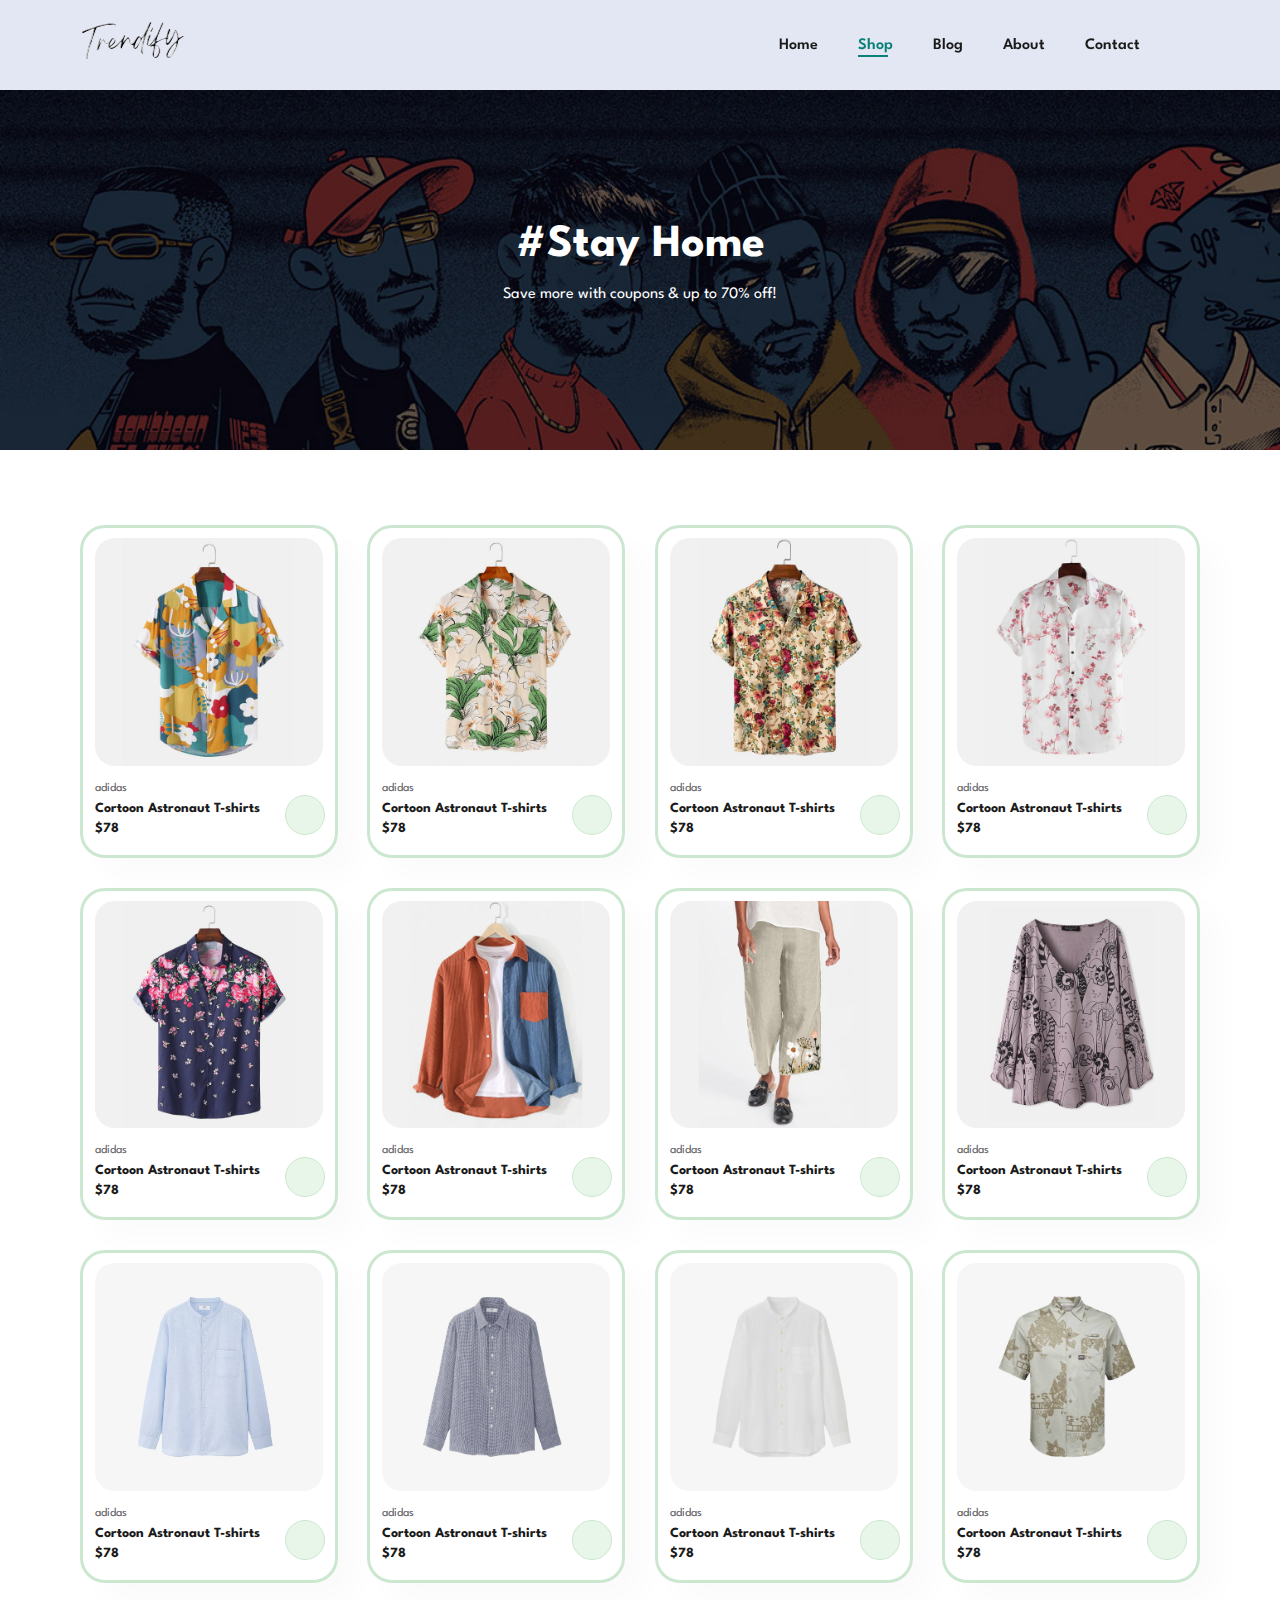
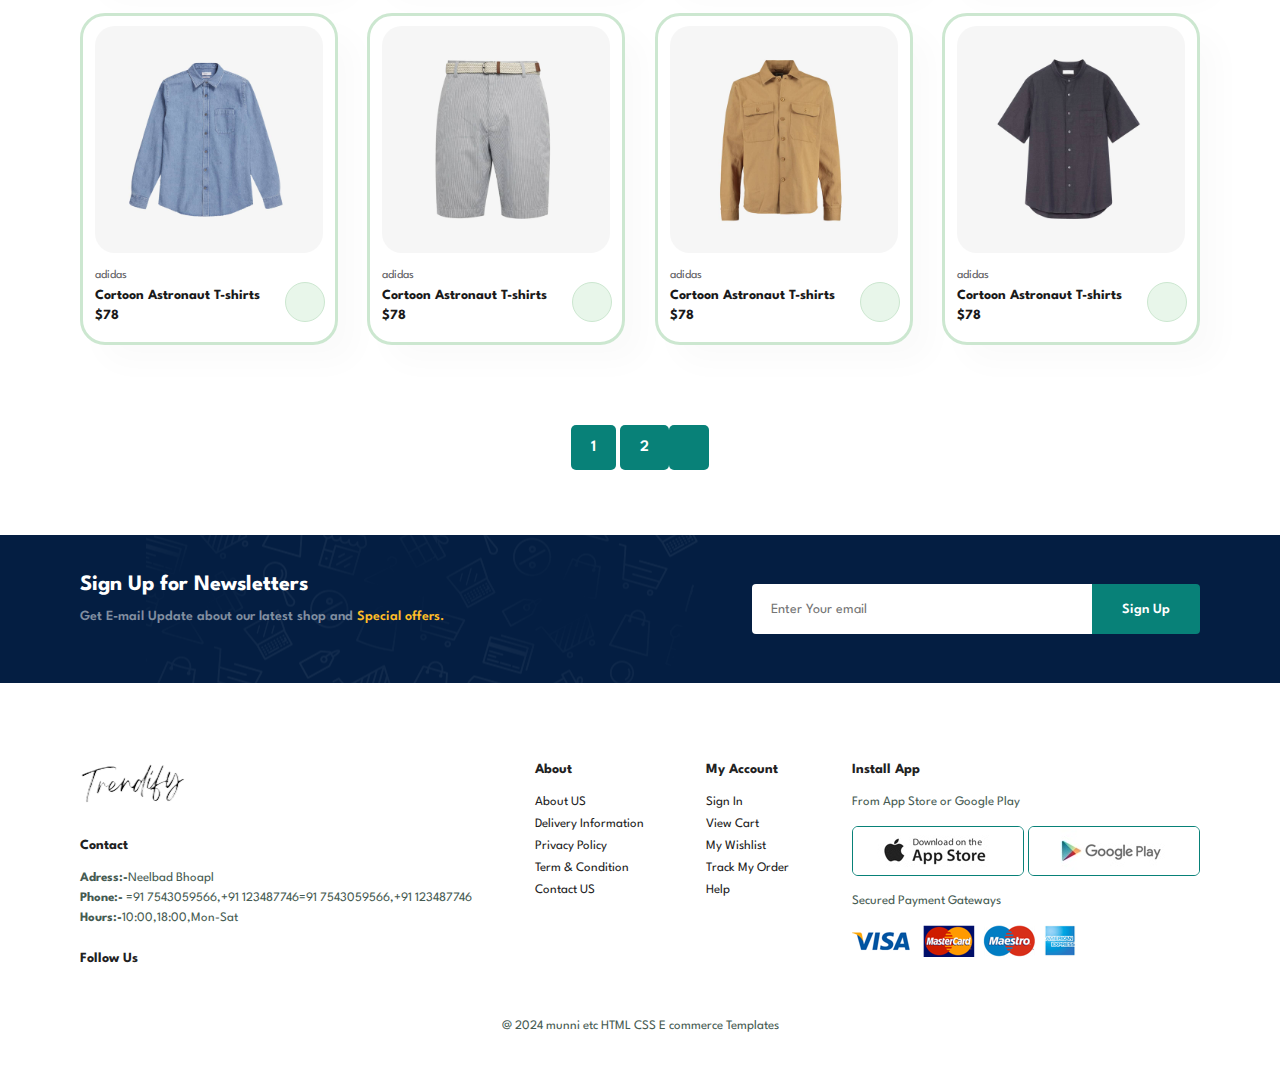
<file: shop.html>
<!DOCTYPE html>
<html lang="en">

    <head>
        <meta charset="UTF-8">
        <meta http-equiv="X-UA-Compatible" content="IE=edge">
        <meta name="viewport" content="width=device-width, initial-scale=1.0">
        <title>Ecommerce Tutorial</title>
        <link rel="stylesheet" href="https://cdnjs.cloudflare.com/ajax/libs/font-awesome/6.5.2/css/all.min.css" integrity="sha512-SnH5WK+bZxgPHs44uWIX+LLJAJ9/2PkPKZ5QiAj6Ta86w+fsb2TkcmfRyVX3pBnMFcV7oQPJkl9QevSCWr3W6A==" crossorigin="anonymous" referrerpolicy="no-referrer" />
        <link rel="stylesheet" href="style.css">
    </head>

    <body>
         <section id="header">
                  <a href="#"><img src="img/logo3.png" class="logo" alt=""></a>

                  <div>
                    <ul id="navbar">
                        <li><a href="index.html">Home</a></li>
                        <li><a class="active" href="shop.html">Shop</a></li>
                        <li><a href="blog.html">Blog</a></li>
                        <li><a href="about.html">About</a></li>
                        <li><a href="contact.html">Contact</a></li>
                        <li id="lg-bag"><a href="cart.html"><i class="fa-solid fa-bag-shopping"></i></a></li>
                        <a href="#" id="close"><i class="fa-solid fa-xmark"></i></a>
                    </ul>
                  </div>
                  <div id="mobile">
                 <a href="cart.html"><i class="fa-solid fa-bag-shopping"></i></a>
                 <i id="bar" class="fas fa-outdent"></i>
                  </div>
         </section>

         <section id="page-header">
            <h2>#Stay Home</h2>
            <p>Save more with coupons & up to 70% off!</p>
         </section>

         <section id="product1" class="section-p1">
            <div class="pro-container">
                <div class="pro" onclick="window.location.href='sproduct.html';">
                    <img src="img/products/f1.jpg" alt="">
                    <div class="des">
                        <span>adidas</span>
                        <h5>Cortoon Astronaut T-shirts</h5>
                        <div class="star">
                            <i class="fas fa-star"></i>
                            <i class="fas fa-star"></i>
                            <i class="fas fa-star"></i>
                            <i class="fas fa-star"></i>
                            <i class="fas fa-star"></i>
                        </div>
                        <h5>$78</h5>
                    </div>
                    <a href="#"><i class='fas fa-cart-plus cart'></i></a>
                </div>

                <div class="pro">
                    <img src="img/products/f2.jpg" alt="">
                    <div class="des">
                        <span>adidas</span>
                        <h5>Cortoon Astronaut T-shirts</h5>
                        <div class="star">
                            <i class="fas fa-star"></i>
                            <i class="fas fa-star"></i>
                            <i class="fas fa-star"></i>
                            <i class="fas fa-star"></i>
                            <i class="fas fa-star"></i>
                        </div>
                        <h5>$78</h5>
                    </div>
                    <a href="#"><i class='fas fa-cart-plus cart'></i></a>
                </div>

                <div class="pro">
                    <img src="img/products/f3.jpg" alt="">
                    <div class="des">
                        <span>adidas</span>
                        <h5>Cortoon Astronaut T-shirts</h5>
                        <div class="star">
                            <i class="fas fa-star"></i>
                            <i class="fas fa-star"></i>
                            <i class="fas fa-star"></i>
                            <i class="fas fa-star"></i>
                            <i class="fas fa-star"></i>
                        </div>
                        <h5>$78</h5>
                    </div>
                    <a href="#"><i class='fas fa-cart-plus cart'></i></a>
                </div>

                <div class="pro">
                    <img src="img/products/f4.jpg" alt="">
                    <div class="des">
                        <span>adidas</span>
                        <h5>Cortoon Astronaut T-shirts</h5>
                        <div class="star">
                            <i class="fas fa-star"></i>
                            <i class="fas fa-star"></i>
                            <i class="fas fa-star"></i>
                            <i class="fas fa-star"></i>
                            <i class="fas fa-star"></i>
                        </div>
                        <h5>$78</h5>
                    </div>
                    <a href="#"><i class='fas fa-cart-plus cart'></i></a>
                </div>

                <div class="pro">
                    <img src="img/products/f5.jpg" alt="">
                    <div class="des">
                        <span>adidas</span>
                        <h5>Cortoon Astronaut T-shirts</h5>
                        <div class="star">
                            <i class="fas fa-star"></i>
                            <i class="fas fa-star"></i>
                            <i class="fas fa-star"></i>
                            <i class="fas fa-star"></i>
                            <i class="fas fa-star"></i>
                        </div>
                        <h5>$78</h5>
                    </div>
                    <a href="#"><i class='fas fa-cart-plus cart'></i></a>
                </div>

                <div class="pro">
                    <img src="img/products/f6.jpg" alt="">
                    <div class="des">
                        <span>adidas</span>
                        <h5>Cortoon Astronaut T-shirts</h5>
                        <div class="star">
                            <i class="fas fa-star"></i>
                            <i class="fas fa-star"></i>
                            <i class="fas fa-star"></i>
                            <i class="fas fa-star"></i>
                            <i class="fas fa-star"></i>
                        </div>
                        <h5>$78</h5>
                    </div>
                    <a href="#"><i class='fas fa-cart-plus cart'></i></a>
                </div>

                <div class="pro">
                    <img src="img/products/f7.jpg" alt="">
                    <div class="des">
                        <span>adidas</span>
                        <h5>Cortoon Astronaut T-shirts</h5>
                        <div class="star">
                            <i class="fas fa-star"></i>
                            <i class="fas fa-star"></i>
                            <i class="fas fa-star"></i>
                            <i class="fas fa-star"></i>
                            <i class="fas fa-star"></i>
                        </div>
                        <h5>$78</h5>
                    </div>
                    <a href="#"><i class='fas fa-cart-plus cart'></i></a>
                </div>

                <div class="pro">
                    <img src="img/products/f8.jpg" alt="">
                    <div class="des">
                        <span>adidas</span>
                        <h5>Cortoon Astronaut T-shirts</h5>
                        <div class="star">
                            <i class="fas fa-star"></i>
                            <i class="fas fa-star"></i>
                            <i class="fas fa-star"></i>
                            <i class="fas fa-star"></i>
                            <i class="fas fa-star"></i>
                        </div>
                        <h5>$78</h5>
                    </div>
                    <a href="#"><i class='fas fa-cart-plus cart'></i></a>
                </div>

                <div class="pro">
                    <img src="img/products/n1.jpg" alt="">
                    <div class="des">
                        <span>adidas</span>
                        <h5>Cortoon Astronaut T-shirts</h5>
                        <div class="star">
                            <i class="fas fa-star"></i>
                            <i class="fas fa-star"></i>
                            <i class="fas fa-star"></i>
                            <i class="fas fa-star"></i>
                            <i class="fas fa-star"></i>
                        </div>
                        <h5>$78</h5>
                    </div>
                    <a href="#"><i class='fas fa-cart-plus cart'></i></a>
                </div>

                <div class="pro">
                    <img src="img/products/n2.jpg" alt="">
                    <div class="des">
                        <span>adidas</span>
                        <h5>Cortoon Astronaut T-shirts</h5>
                        <div class="star">
                            <i class="fas fa-star"></i>
                            <i class="fas fa-star"></i>
                            <i class="fas fa-star"></i>
                            <i class="fas fa-star"></i>
                            <i class="fas fa-star"></i>
                        </div>
                        <h5>$78</h5>
                    </div>
                    <a href="#"><i class='fas fa-cart-plus cart'></i></a>
                </div>

                <div class="pro">
                    <img src="img/products/n3.jpg" alt="">
                    <div class="des">
                        <span>adidas</span>
                        <h5>Cortoon Astronaut T-shirts</h5>
                        <div class="star">
                            <i class="fas fa-star"></i>
                            <i class="fas fa-star"></i>
                            <i class="fas fa-star"></i>
                            <i class="fas fa-star"></i>
                            <i class="fas fa-star"></i>
                        </div>
                        <h5>$78</h5>
                    </div>
                    <a href="#"><i class='fas fa-cart-plus cart'></i></a>
                </div>

                <div class="pro">
                    <img src="img/products/n4.jpg" alt="">
                    <div class="des">
                        <span>adidas</span>
                        <h5>Cortoon Astronaut T-shirts</h5>
                        <div class="star">
                            <i class="fas fa-star"></i>
                            <i class="fas fa-star"></i>
                            <i class="fas fa-star"></i>
                            <i class="fas fa-star"></i>
                            <i class="fas fa-star"></i>
                        </div>
                        <h5>$78</h5>
                    </div>
                    <a href="#"><i class='fas fa-cart-plus cart'></i></a>
                </div>

                <div class="pro">
                    <img src="img/products/n5.jpg" alt="">
                    <div class="des">
                        <span>adidas</span>
                        <h5>Cortoon Astronaut T-shirts</h5>
                        <div class="star">
                            <i class="fas fa-star"></i>
                            <i class="fas fa-star"></i>
                            <i class="fas fa-star"></i>
                            <i class="fas fa-star"></i>
                            <i class="fas fa-star"></i>
                        </div>
                        <h5>$78</h5>
                    </div>
                    <a href="#"><i class='fas fa-cart-plus cart'></i></a>
                </div>

                <div class="pro">
                    <img src="img/products/n6.jpg" alt="">
                    <div class="des">
                        <span>adidas</span>
                        <h5>Cortoon Astronaut T-shirts</h5>
                        <div class="star">
                            <i class="fas fa-star"></i>
                            <i class="fas fa-star"></i>
                            <i class="fas fa-star"></i>
                            <i class="fas fa-star"></i>
                            <i class="fas fa-star"></i>
                        </div>
                        <h5>$78</h5>
                    </div>
                    <a href="#"><i class='fas fa-cart-plus cart'></i></a>
                </div>

                <div class="pro">
                    <img src="img/products/n7.jpg" alt="">
                    <div class="des">
                        <span>adidas</span>
                        <h5>Cortoon Astronaut T-shirts</h5>
                        <div class="star">
                            <i class="fas fa-star"></i>
                            <i class="fas fa-star"></i>
                            <i class="fas fa-star"></i>
                            <i class="fas fa-star"></i>
                            <i class="fas fa-star"></i>
                        </div>
                        <h5>$78</h5>
                    </div>
                    <a href="#"><i class='fas fa-cart-plus cart'></i></a>
                </div>

                <div class="pro">
                    <img src="img/products/n8.jpg" alt="">
                    <div class="des">
                        <span>adidas</span>
                        <h5>Cortoon Astronaut T-shirts</h5>
                        <div class="star">
                            <i class="fas fa-star"></i>
                            <i class="fas fa-star"></i>
                            <i class="fas fa-star"></i>
                            <i class="fas fa-star"></i>
                            <i class="fas fa-star"></i>
                        </div>
                        <h5>$78</h5>
                    </div>
                    <a href="#"><i class='fas fa-cart-plus cart'></i></a>
                </div>

               
            </div>
         </section>

         <section id="pagination" class="section-p1">
            <a href="#">1</a>
            <a href="#">2</a>
            <a href="#"><i class="fa-solid fa-arrow-right"></i></a>
         </section>

         <section id="newsletter" class="section-p1 section-m1" >
            <div class="newstext">
                <h4>Sign Up for Newsletters</h4>
                <p>Get E-mail Update about our latest shop and <span>Special offers.</span></p>
            </div>

            <div class="form">
                <input type="text" placeholder="Enter Your email">
                <button class="normal">Sign Up</button>
            </div>
         </section>

         <footer class="section-p1">
        <div class="col">
            <img  class="logo" src="img/logo3.png" alt="">
            <h4>Contact</h4>
            <p> <strong>Adress:-</strong>Neelbad Bhoapl</p>
            <p> <strong>Phone:-</strong> =91 7543059566,+91 123487746=91 7543059566,+91 123487746</p>
            <p> <strong>Hours:-</strong>10:00,18:00,Mon-Sat</p>
            <div class="follow">
                <h4>Follow Us</h4>
                <div class="icon">
                    <i class="fab fa-facebook"></i>
                    <i class="fab fa-twitter"></i>
                    <i class="fab fa-instagram"></i>
                    <i class="fab fa-pinterest-p"></i>
                    <i class="fab fa-youtube"></i>
                </div>
            </div>
        </div>

        <div class="col">
            <h4>About</h4>
            <a href="#">About US</a>
            <a href="#">Delivery Information</a>
            <a href="#">Privacy Policy</a>
            <a href="#">Term & Condition</a>
            <a href="#">Contact US</a>
        </div>

        <div class="col">
            <h4>My Account</h4>
            <a href="#">Sign In</a>
            <a href="#">View Cart</a>
            <a href="#">My Wishlist</a>
            <a href="#">Track My Order</a>
            <a href="#">Help</a>
        </div>

        <div class="col install">
            <h4>Install App</h4>
            <p>From App Store or Google Play </p>
            <div class="row">
                <img src="img/pay/app.jpg" alt="">
                <img src="img/pay/play.jpg" alt="">
            </div>
            <p>Secured Payment Gateways </p>
            <img src="img/pay/pay.png" alt="">
        </div>
        <div class="copyright">
            <p>@ 2024 munni etc  HTML CSS E commerce Templates</p>
        </div>
         </footer>
         
        <script src="script.js"></script>
    </body>

</html>
</file>
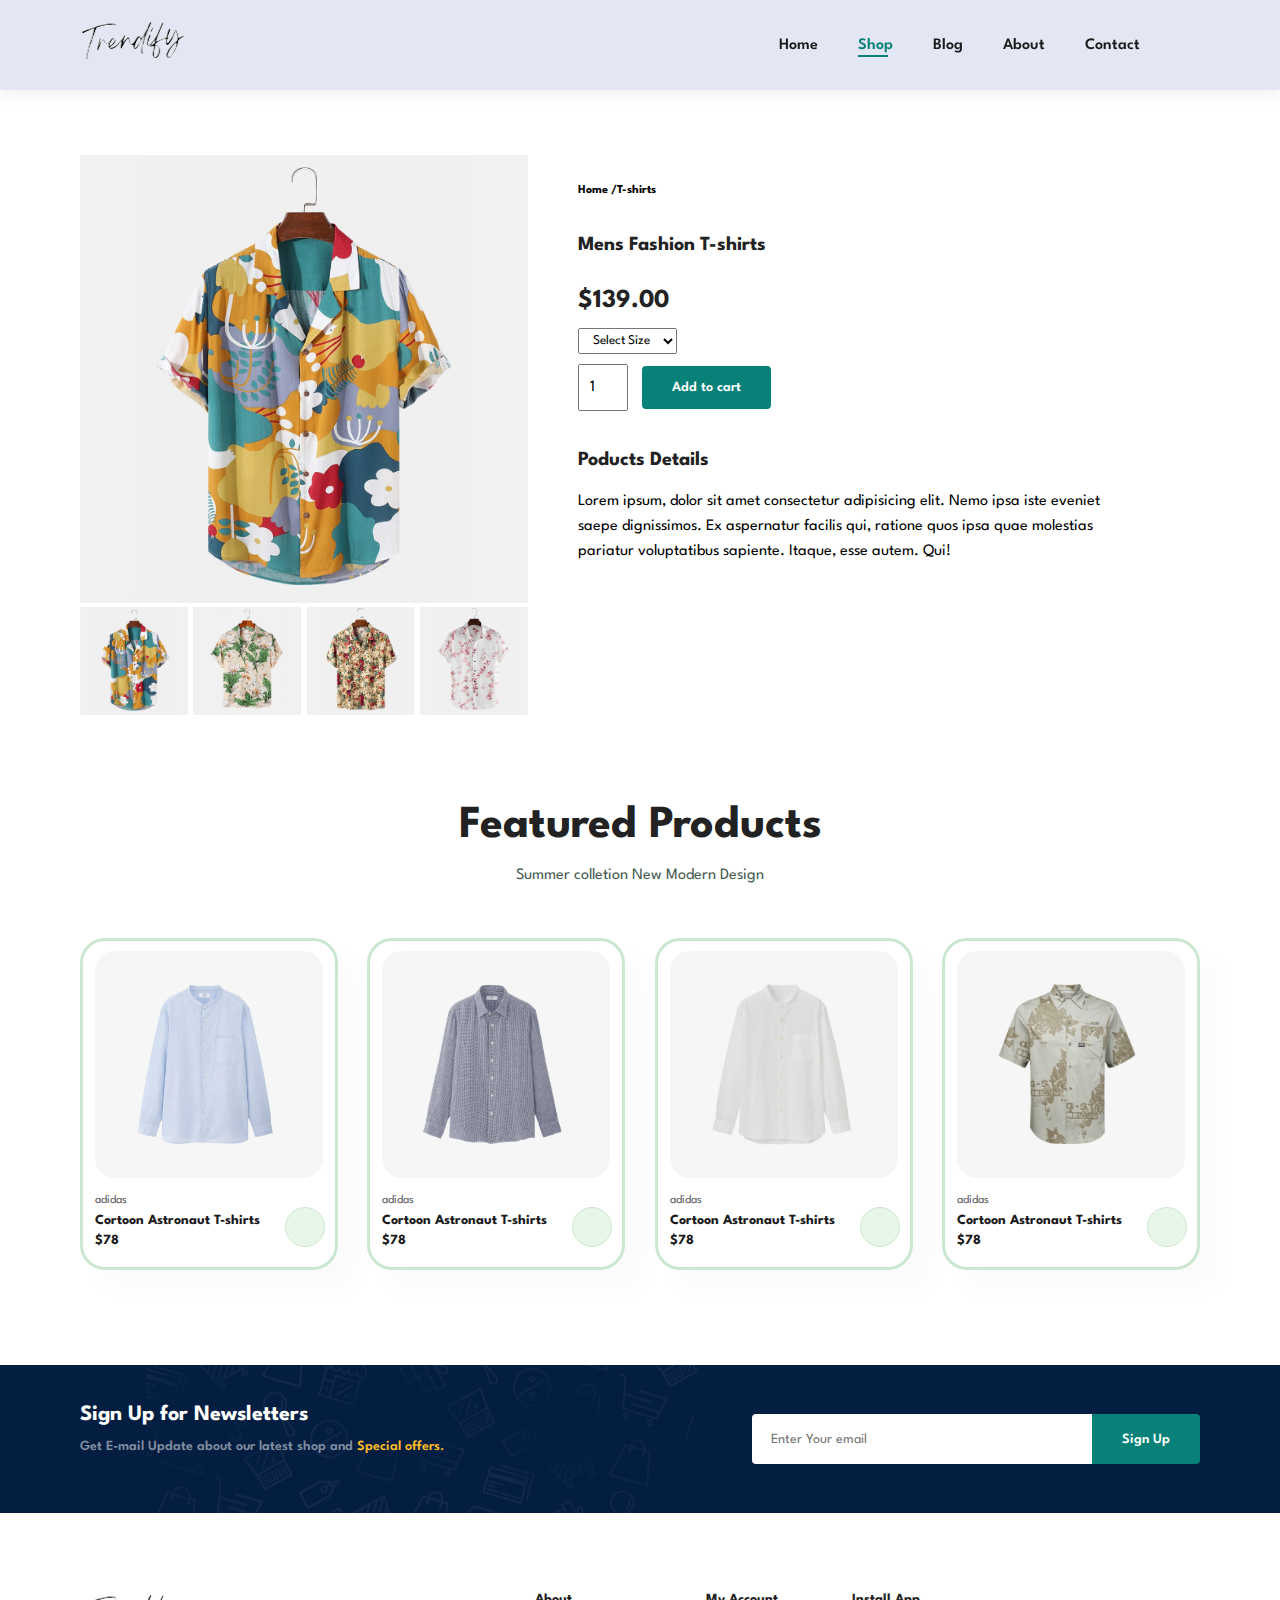
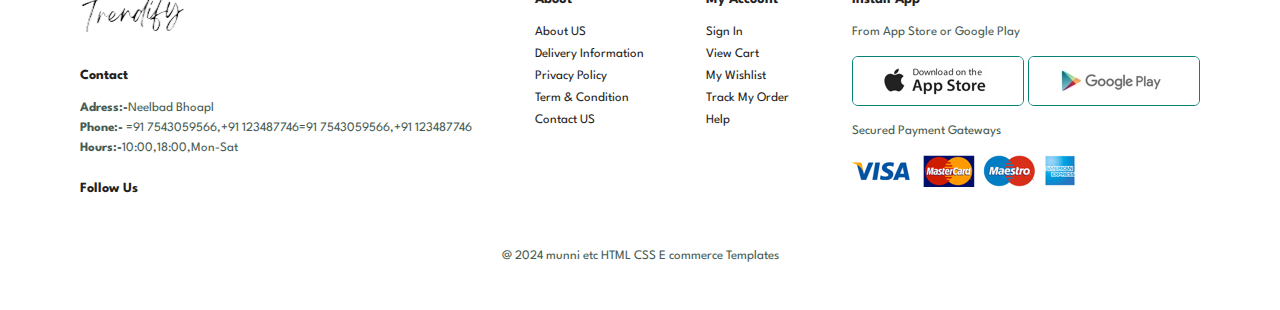
<file: sproduct.html>
<!DOCTYPE html>
<html lang="en">

    <head>
        <meta charset="UTF-8">
        <meta http-equiv="X-UA-Compatible" content="IE=edge">
        <meta name="viewport" content="width=device-width, initial-scale=1.0">
        <title>Ecommerce Tutorial</title>
        <link rel="stylesheet" href="https://cdnjs.cloudflare.com/ajax/libs/font-awesome/6.5.2/css/all.min.css" integrity="sha512-SnH5WK+bZxgPHs44uWIX+LLJAJ9/2PkPKZ5QiAj6Ta86w+fsb2TkcmfRyVX3pBnMFcV7oQPJkl9QevSCWr3W6A==" crossorigin="anonymous" referrerpolicy="no-referrer" />
        <link rel="stylesheet" href="style.css">
    </head>

    <body>
         <section id="header">
                  <a href="#"><img src="img/logo3.png" class="logo" alt=""></a>

                  <div>
                    <ul id="navbar">
                        <li><a href="index.html">Home</a></li>
                        <li><a class="active" href="shop.html">Shop</a></li>
                        <li><a href="blog.html">Blog</a></li>
                        <li><a href="about.html">About</a></li>
                        <li><a href="contact.html">Contact</a></li>
                        <li id="lg-bag"><a href="cart.html"><i class="fa-solid fa-bag-shopping"></i></a></li>
                        <a href="#" id="close"><i class="fa-solid fa-xmark"></i></a>
                    </ul>
                  </div>
                  <div id="mobile">
                 <a href="cart.html"><i class="fa-solid fa-bag-shopping"></i></a>
                 <i id="bar" class="fas fa-outdent"></i>
                  </div>
         </section>

         <section id="prodetails" class="section-p1">
            <div class="single-pro-image">
                <img src="img/products/f1.jpg" width="100%" id="mainImg" alt="">
                <div class="small-img-group">
                    <div class="small-img-col">
                        <img src="img/products/f1.jpg" width="100%" class="small-img" alt="">
                    </div>
                    <div class="small-img-col">
                        <img src="img/products/f2.jpg" width="100%" class="small-img" alt="">
                    </div>
                    <div class="small-img-col">
                        <img src="img/products/f3.jpg" width="100%" class="small-img" alt="">
                    </div>
                    <div class="small-img-col">
                        <img src="img/products/f4.jpg" width="100%" class="small-img" alt="">
                    </div>
                </div>
            </div>
            <div class="single-pro-details">
                <h6>Home /T-shirts</h6>
                <h4>Mens Fashion T-shirts</h4>
                <h2>$139.00</h2>
                <select >
                    <option>Select Size</option>
                    <option>XL</option>
                    <option>XXL</option>
                    <option>Small</option>
                    <option>Large</option>
                </select>
                <input type="number" value="1">
                <button class="normal">Add to cart</button>
                <h4>Poducts Details</h4>
                <span>
                    Lorem ipsum, dolor sit amet consectetur adipisicing elit. Nemo ipsa iste eveniet saepe dignissimos. Ex aspernatur facilis qui, ratione quos ipsa quae molestias pariatur voluptatibus sapiente. Itaque, esse autem. Qui!
                </span>
            </div>

         </section>
         <section id="product1" class="section-p1">
            <h2>Featured Products</h2>
            <p>Summer colletion New Modern Design</p>
            <div class="pro-container">
                <div class="pro">
                    <img src="img/products/n1.jpg" alt="">
                    <div class="des">
                        <span>adidas</span>
                        <h5>Cortoon Astronaut T-shirts</h5>
                        <div class="star">
                            <i class="fas fa-star"></i>
                            <i class="fas fa-star"></i>
                            <i class="fas fa-star"></i>
                            <i class="fas fa-star"></i>
                            <i class="fas fa-star"></i>
                        </div>
                        <h5>$78</h5>
                    </div>
                    <a href="#"><i class='fas fa-cart-plus cart'></i></a>
                </div>

                <div class="pro">
                    <img src="img/products/n2.jpg" alt="">
                    <div class="des">
                        <span>adidas</span>
                        <h5>Cortoon Astronaut T-shirts</h5>
                        <div class="star">
                            <i class="fas fa-star"></i>
                            <i class="fas fa-star"></i>
                            <i class="fas fa-star"></i>
                            <i class="fas fa-star"></i>
                            <i class="fas fa-star"></i>
                        </div>
                        <h5>$78</h5>
                    </div>
                    <a href="#"><i class='fas fa-cart-plus cart'></i></a>
                </div>

                <div class="pro">
                    <img src="img/products/n3.jpg" alt="">
                    <div class="des">
                        <span>adidas</span>
                        <h5>Cortoon Astronaut T-shirts</h5>
                        <div class="star">
                            <i class="fas fa-star"></i>
                            <i class="fas fa-star"></i>
                            <i class="fas fa-star"></i>
                            <i class="fas fa-star"></i>
                            <i class="fas fa-star"></i>
                        </div>
                        <h5>$78</h5>
                    </div>
                    <a href="#"><i class='fas fa-cart-plus cart'></i></a>
                </div>

                <div class="pro">
                    <img src="img/products/n4.jpg" alt="">
                    <div class="des">
                        <span>adidas</span>
                        <h5>Cortoon Astronaut T-shirts</h5>
                        <div class="star">
                            <i class="fas fa-star"></i>
                            <i class="fas fa-star"></i>
                            <i class="fas fa-star"></i>
                            <i class="fas fa-star"></i>
                            <i class="fas fa-star"></i>
                        </div>
                        <h5>$78</h5>
                    </div>
                    <a href="#"><i class='fas fa-cart-plus cart'></i></a>
                </div>

                

               
               
            </div>
         </section>

         <section id="newsletter" class="section-p1 section-m1" >
            <div class="newstext">
                <h4>Sign Up for Newsletters</h4>
                <p>Get E-mail Update about our latest shop and <span>Special offers.</span></p>
            </div>

            <div class="form">
                <input type="text" placeholder="Enter Your email">
                <button class="normal">Sign Up</button>
            </div>
         </section>

         <footer class="section-p1">
        <div class="col">
            <img  class="logo" src="img/logo3.png" alt="">
            <h4>Contact</h4>
            <p> <strong>Adress:-</strong>Neelbad Bhoapl</p>
            <p> <strong>Phone:-</strong> =91 7543059566,+91 123487746=91 7543059566,+91 123487746</p>
            <p> <strong>Hours:-</strong>10:00,18:00,Mon-Sat</p>
            <div class="follow">
                <h4>Follow Us</h4>
                <div class="icon">
                    <i class="fab fa-facebook"></i>
                    <i class="fab fa-twitter"></i>
                    <i class="fab fa-instagram"></i>
                    <i class="fab fa-pinterest-p"></i>
                    <i class="fab fa-youtube"></i>
                </div>
            </div>
        </div>

        <div class="col">
            <h4>About</h4>
            <a href="#">About US</a>
            <a href="#">Delivery Information</a>
            <a href="#">Privacy Policy</a>
            <a href="#">Term & Condition</a>
            <a href="#">Contact US</a>
        </div>

        <div class="col">
            <h4>My Account</h4>
            <a href="#">Sign In</a>
            <a href="#">View Cart</a>
            <a href="#">My Wishlist</a>
            <a href="#">Track My Order</a>
            <a href="#">Help</a>
        </div>

        <div class="col install">
            <h4>Install App</h4>
            <p>From App Store or Google Play </p>
            <div class="row">
                <img src="img/pay/app.jpg" alt="">
                <img src="img/pay/play.jpg" alt="">
            </div>
            <p>Secured Payment Gateways </p>
            <img src="img/pay/pay.png" alt="">
        </div>
        <div class="copyright">
            <p>@ 2024 munni etc  HTML CSS E commerce Templates</p>
        </div>
         </footer>
         
         <script>
            var mainImg= document.getElementById("mainImg");
            var smallimg= document.getElementsByClassName("small-img")

            smallimg[0].onclick=function(){
                mainImg.src=smallimg[0].src;
            }
            smallimg[1].onclick=function(){
                mainImg.src=smallimg[1].src;
            }
            smallimg[2].onclick=function(){
                mainImg.src=smallimg[2].src;
            }
            smallimg[3].onclick=function(){
                mainImg.src=smallimg[3].src;
            }
         </script>
        <script src="script.js"></script>
    </body>

</html>
</file>
<file: style.css>
@import url("https://fonts.googleapis.com/css2?family=Spartan:wght@100;200;300;400;500;600;700;800;900&display=swap");
* {
  margin: 0;
  padding: 0;
  box-sizing: border-box;
  font-family: "Spartan", sans-serif;
}

html {
  scroll-behavior: smooth;
}

/* .................................................Global Styles.................................................................. */

h1 {
  font-size: 50px;
  line-height: 64px;
  color: #222;
}

h2 {
  font-size: 46px;
  line-height: 54px;
  color: #222;
}

h4 {
  font-size: 20px;
  color: #222;
}

h6 {
  font-weight: 700;
  font-size: 12px;
}

p {
  font-size: 16px;
  color: #465b52;
  margin: 15px 0 20px 0;
}

.section-p1 {
  padding: 40px 80px;
}

.section-m1 {
  margin: 40px 0;
}

button.normal {
  font-size: 14px;
  font-weight: 600;
  padding: 15px 30px;
  color: #000;
  background-color: #fff;
  border-radius: 4px;
  cursor: pointer;
  border: none;
  outline: none;
  transition: 0.2s;
}
button.white {
  font-size: 13px;
  font-weight: 600;
  padding: 11px 18px;
  color: #fff;
  background-color: transparent;
  cursor: pointer;
  border: 1px solid #fff;
  outline: none;
  transition: 0.2s;
}

body {
  width: 100%;
}

/* header start */
#header {
  display: flex;
  align-items: center;
  justify-content: space-between;
  padding: 20px 80px;
  background-color: #e3e6f3;
  box-shadow: 0px 5px 15px rgb(0, 0, 0, 0.06);
  z-index: 999;
  position: sticky;
  left: 0;
  top: 0;
}

#navbar {
  display: flex;
  align-items: center;
  justify-content: center;
}

#navbar li {
  list-style: none;
  padding: 0px 20px;
  position: relative;
}

#navbar li a {
  text-decoration: none;
  font-size: 16px;
  font-weight: 600;
  color: #1a1a1a;
  transition: 0.3s ease;
}
#navbar li a:hover,
#navbar li a.active {
  color: #088178;
}

#navbar li a.active::after,
#navbar li a:hover::after {
  content: "";
  width: 30px;
  height: 2px;
  background-color: #088178;
  position: absolute;
  bottom: -4px;
  left: 20px;
}
#mobile{
  display: none;
  align-items: center;
}
#close{
  display: none;
}

/* ...............................................Home page ........................................................................ */
#hero {
  background-image: url(img/img45.webp);
  height: 90vh;
  width: 100%;
  background-size: cover;
  background-position: top 25% right 0px;
  padding: 0 80px;
  display: flex;
  flex-direction: column;
  align-items: flex-start;
  justify-content: center;
}
#hero h4 {
  padding: 15px;
  color: #fff;
}
#hero h1 {
  color: #27ddd1;
}
#hero h2 {
  color: #fff;
}
#hero button {
  background-image: url("img/button.png");
  background-color: transparent;
  color: #27ddd1;
  border: 0;
  padding: 14px 80px 14px 65px;
  background-repeat: no-repeat;
  cursor: pointer;
  font-weight: 700;
  font-size: 15px;
}

#feature {
  display: flex;
  align-items: center;
  justify-content: space-between;
  flex-wrap: wrap;
}
#feature .fe-box {
  width: 180px;
  text-align: center;
  padding: 25px 15px;
  box-shadow: 20px 20px 34px rgba(0, 0, 0, 0.03);
  border: 1px solid #cce7d0;
  border-radius: 4px;
  margin: 15px 0;
}

#feature .fe-box:hover {
  box-shadow: 10px 10px 54px rgba(70, 62, 221, 0.1);
}
#feature .fe-box img {
  width: 100%;
  margin-bottom: 10px;
}

#feature .fe-box h6 {
  display: inline-block;
  padding: 9px 8px 6px 8px;
  line-height: 1;
  border-radius: 4px;
  color: #088178;
  background-color: #fddde4;
}
#feature .fe-box:nth-child(2) h6 {
  background-color: #cdebbc;
}
#feature .fe-box:nth-child(3) h6 {
  background-color: #d1ef82;
}
#feature .fe-box:nth-child(4) h6 {
  background-color: #cdd4fd;
}
#feature .fe-box:nth-child(5) h6 {
  background-color: #f6dbf6;
}
#feature .fe-box:nth-child(6) h6 {
  background-color: #fff2e5;
}

#product1 .pro-container {
  display: flex;
  justify-content: space-between;
  padding-top: 20px;
  flex-wrap: wrap;
}
#product1 {
  text-align: center;
}

#product1 .pro {
  width: 23%;
  min-width: 250px;
  padding: 10px 12px;
  border: solid #cce7d0;
  border-radius: 25px;
  cursor: pointer;
  box-shadow: 20px 20px 30px rgba(0, 0, 0, 0.02);
  margin: 15px 0;
  transition: 0.2s ease;
  position: relative;
}
#product1 .pro:hover {
  box-shadow: 20px 20px 30px rgba(0, 0, 0, 0.06);
}

#product1 .pro img {
  width: 100%;
  border-radius: 20px;
}
#product1 .pro img:hover {
  transform: translatey(-30px);
}
#product1 .pro .des {
  text-align: start;
  padding: 10px 0;
}
#product1 .pro .des span {
  color: #606063;
  font-size: 12px;
}
#product1 .pro .des h5 {
  padding-top: 7px;
  color: #1a1a1a;
  font-size: 14px;
}
#product1 .pro .des i {
  font-size: 12px;
  color: rgb(243, 181, 85);
}
#product1 .pro .des h4 {
  padding-top: 7px;
  font-size: 15px;
  font-weight: 700;
  color: #088178;
}
#product1 .pro .cart {
  width: 40px;
  height: 40px;
  line-height: 40px;
  border-radius: 50px;
  background-color: #e8f6ea;
  /* font-weight: 300; */
  color: #088178;
  border: 1px solid #cce7d0;
  position: absolute;
  bottom: 20px;
  right: 10px;
}

#banner {
  display: flex;
  flex-direction: column;
  justify-content: center;
  align-items: center;
  text-align: center;
  background-image: url("img/banner/b2.jpg");
  width: 100%;
  height: 40vh;
  background-size: cover;
  background-position: center;
}

#banner h4 {
  color: #fff;
  font-size: 16px;
}
#banner h2 {
  color: #fff;
  font-size: 30px;
  padding: 10px 0;
}
#banner h2 span {
  color: #ef3636;
}
#banner button:hover {
  background-color: #088178;
  color: #fff;
}

#sm-banner {
  display: flex;
  justify-content: space-between;
  flex-wrap: wrap;
}
#sm-banner .banner-box {
  display: flex;
  flex-direction: column;
  justify-content: center;
  align-items: flex-start;
  background-image: url("img/banner/b17.jpg");
  min-width: 580px;
  height: 50vh;
  background-size: cover;
  background-position: center;
  padding: 30px;
}
#sm-banner .banner-box2 {
  background-image: url("img/banner/b10.jpg");
}
#sm-banner h4 {
  color: #fff;
  font-size: 20px;
  font-weight: 300;
}
#sm-banner h2 {
  color: #fff;
  font-size: 28px;
  font-weight: 800;
}
#sm-banner span {
  color: #fff;
  font-size: 14px;
  font-weight: 500;
}

#sm-banner .banner-box:hover button {
  background-color: #088178;
  border: #088178;
}
#banner3 {
  display: flex;
  flex-wrap: wrap;
  justify-content: space-between;
  padding: 0 80px;
}

#banner3 .banner-box {
  display: flex;
  flex-direction: column;
  justify-content: center;
  align-items: flex-start;
  background-image: url("img/banner/b7.jpg");
  min-width: 30%;
  height: 30vh;
  background-size: cover;
  background-position: center;
  padding: 20px;
  margin-bottom: 20px;
}
#banner3 .banner-box2 {
  background-image: url("img/banner/b4.jpg");
}
#banner3 .banner-box3 {
  background-image: url("img/banner/b18.jpg");
}

#banner3 h2 {
  color: #fff;
  font-size: 22px;
  font-weight: 900;
}
#banner3 h3 {
  color: #ec544e;
  font-size: 15px;
  font-weight: 800;
}

#newsletter {
  display: flex;
  justify-content: space-between;
  align-items: center;
  flex-wrap: wrap;
  background-image: url("img/banner/b14.png");
  background-repeat: no-repeat;
  background-position: 20% 30%;
  background-color: #041e42;
}
#newsletter .form {
  display: flex;
  width: 40%;
}
#newsletter h4 {
  font-size: 22px;
  font-weight: 700;
  color: #fff;
}
#newsletter p {
  font-size: 14px;
  font-weight: 600;
  color: #818ea0;
}
#newsletter p span {
  color: #ffbd27;
}

#newsletter input {
  height: 3.125rem;
  padding: 0 1.25em;
  width: 100%;
  font-size: 14px;
  border: 1px solid transparent;
  border-radius: 4px;
  outline: none;
  border-top-right-radius: 0;
  border-bottom-right-radius: 0;
}
#newsletter button {
  color: #fff;
  background-color: #088178;
  white-space: nowrap;
  border-top-left-radius: 0;
  border-bottom-left-radius: 0;
}

/* footer */
footer {
  display: flex;
  flex-wrap: wrap;
  justify-content: space-between;
}
footer .col {
  display: flex;
  flex-direction: column;
  align-items: flex-start;
  margin-bottom: 20px;
}
footer .logo {
  margin-bottom: 30px;
}
footer h4 {
  font-size: 14px;
  padding-bottom: 20px;
}
footer p {
  font-size: 13px;
  margin: 0 0 8px 0;
}
footer a {
  font-size: 13px;
  text-decoration: none;
  color: #222;
  margin-bottom: 10px;
}
footer .follow {
  margin-top: 20px;
}
footer .follow i {
  color: #465b52;
  padding-right: 4px;
  cursor: pointer;
}

footer .install .row img {
  border: 1px solid #088178;
  border-radius: 6px;
}

footer .install img {
  margin: 10px 0 15px 0;
}

footer .follow i:hover,
footer a:hover {
  color: #088178;
}
footer .copyright {
  width: 100%;
  text-align: center;
}

/* shop page content */
#page-header{
  background-image: url("img/banner/b1.jpg");
  width: 100%;
  height: 40vh;
  background-size: cover;
  display: flex;
  justify-content: center;
  align-items: center;
  flex-direction: column;
  padding: 14px;
}
#page-header h2{
  color: #fff;
}
#page-header p{
  color: #fff;
}

#pagination{
  text-align: center;
}
#pagination a{
 text-decoration: none;
 padding: 15px 20px;
 background-color: #088178;
 border-radius: 5px;
 color: #fff;
 font-weight: 600;
}
#pagination a i{
  font-size: 16px;
  font-weight: 600;
}

/* Single product */

#prodetails{
  display: flex;
  margin-top: 25px;
}
#prodetails .single-pro-image{
width: 40%;
margin-right: 50px;
}
.small-img-group{
  display: flex;
  justify-content: space-between;
}

.small-img-col{
  flex-basis: 24%;
  cursor: pointer;
}
#prodetails .single-pro-details{
  width: 50%;
  padding-top: 30px;
}
#prodetails .single-pro-details h4{
  padding: 40px 0 20px 0;
}
#prodetails .single-pro-details h2{
  font-size: 26px;
}
#prodetails .single-pro-details select{
  display: block;
  padding: 5px 10px;
  margin-bottom: 10px;
}
#prodetails .single-pro-details input{
  width: 50px;
  height: 47px;
  padding-left: 10px;
  font-size: 16px;
margin-right: 10px;
}
#prodetails .single-pro-details input:focus{
  outline: none;
}
#prodetails .single-pro-details button{
  background-color: #088178;
  color: #fff;
}
#prodetails .single-pro-details span{
  line-height: 25px;
}


/* blog details */
#blog-header{
  background-image: url("img/banner/b19.jpg");
  width: 100%;
  height: 40vh;
  background-size: cover;
  display: flex;
  justify-content: center;
  align-items: center;
  flex-direction: column;
  padding: 14px;
}
#blog-header h2{
  color: #fff;
}
#blog-header p{
  color: #fff;
}
#blog{
  padding: 150px 150px 0 150px;
  
}
#blog .blog-box{
  display: flex;
  align-items: center;
  width: 100%;
  position: relative;
  padding-bottom: 90px;
}
#blog .blog-img{
  width: 50%;
  margin-right: 40px;
}
#blog img{
  width: 100%;
  height: 300px;
  object-fit: cover;
}
#blog .blog-details{
  width: 50%;
}
#blog .blog-details a{
  text-decoration: none;
  font-size: 11px;
  color: #000;
  font-weight: 700;
  position: relative;
  transition: 0.3s;
}
#blog .blog-details a::after{
  content: "";
  width: 50%;
  height: 1px;
  background-color: #000;
  position: absolute;
  top: 4px;
  right: -80px;
}
#blog .blog-details a:hover{
  color: #088178;
}
#blog .blog-details a:hover::after{
  background-color: #088178;
}
#blog .blog-box h1{
  position: absolute;
  top: -40px;
  left: 0px;
  font-size: 70px;
  font-weight: 700;
  color: #c9cbce;
  z-index: -9;
}

/* about header */
#about-header{
  background-image: url("img/about/banner.png");
  width: 100%;
  height: 40vh;
  background-size: cover;
  display: flex;
  justify-content: center;
  align-items: center;
  flex-direction: column;
  padding: 14px;
}
#about-header h2{
  color: #fff;
}
#about-header p{
  color: #fff;
}
#about-head img{
  width: 50%;
height: auto;
}
#about-head{
  display: flex;
  align-items: center;
}
#about-head div{
  padding-left: 40px;
}
#about-app{
  text-align: center;
}
#about-app .video{
  width: 70%;
  height: 100%;
  margin: 30px auto 0 auto;
}
#about-app .video video{
  height: 100%;
  width: 100%;
  border-radius: 20px;
}
/* contact */
#contact-details{
  display: flex;
  align-items: center;
  justify-content: space-between;
}
#contact-details .details{
  width: 40%;
}
#contact-details .details span,
#form-details form span{
  font-size: 12px;
}
#contact-details .details h2,
#form-details form h2{
  font-size: 26px;
  line-height: 35px;
  padding: 20px 0;
}
#contact-details .details h3{
  font-size: 26px;
  padding-bottom: 15px;
}
#contact-details .details li{
  list-style: none;
  display: flex;
  padding: 10px 0;
}
#contact-details .details li i{
  font-size: 14px;
  padding-right: 22px;
}
#contact-details .details li p{
  font-size: 14px;
  margin: 0;
}
#contact-details .map{
width: 55%;
height: 400px;
}
#contact-details .map iframe{
width: 100%;
height: 100%;
}
#form-details{
  display: flex;
  justify-content: space-between;
  margin: 30px;
  padding: 80px;
  border: 1px solid #e1e1e1;

}
#form-details form{
  display: flex;
  flex-direction: column;
  align-items: flex-start;
  width: 65%;
}
#form-details form input,
#form-details form textarea{
  width: 1005px;
  padding: 12px 15px;
  outline: none;
  margin-bottom: 20px;
  border: 1px solid #e1e1e1;
}
#form-details form button{
  background-color: #088178;
  color: #fff;
}
#form-details .people div{
  padding-bottom: 25px;
  display: flex;
  align-items: flex-start;
}
#form-details .people img{
 
  width: 65px;
  height: 65px;
  object-fit: cover;
  margin-right: 15px;
}
#form-details .people div p{
  margin: 0px;
  font-size: 13px;
  line-height: 25px;
}
#form-details .people  p span{
  display: block;
  font-size: 16px;
  font-weight: 600;
  color: #000;
}

/* .....................................................start Media Query ............................................................*/
@media (max-width:799px){
  .section-p1{
    padding: 40px 40px;
  }
  #navbar {
    display: flex;
    flex-direction: column;
    align-items: flex-start;
    justify-content: flex-start;
    position: fixed;
    top: 0;
    right: -300px;
    height: 100vh;
    width: 300px;
    background-color: #e3e6f3;
    box-shadow: 0 40PX 60PX rgba(0, 0, 0, 0.1);
    padding: 80px 0 0 10px;
    transition: 0.3s;
}
#navbar.active{
  right: 0px;
}

#navbar li{
  margin-bottom: 25px;
}
#mobile{
  display: flex;
  align-items: center;
}
#mobile i{
  color: #1a1a1a;
  font-size: 24px;
  padding-left: 20px;
}
#close{
  display: initial;
  position: absolute;
  top: 30px;
  left: 30px;
  color: #222;
  font-size: 24px;

}#lg-bag{
  display: none;
}

#hero {
  height: 70vh;
  padding: 0 80px;
  background-position: top 30% right 30%;
}
#feature{
  justify-content: center;
}
#feature .fe-box{
  margin: 15px 15px;
}
#product1 .pro-container {
  justify-content: center;
}
#product1 .pro {
  margin: 15px;
}
#banner {
  height: 20vh;
}
#sm-banner .banner-box {
  min-width: 100%;
  height: 30vh;
}
#banner3 {
  padding: 0 40px;
}
#banner3 .banner-box {
  width: 28%;
}
#newsletter .form {
  width: 70%;
}
}

@media (max-width: 477px){
  .section-p1 {
    padding: 20px;
}
  #header{
    padding: 10px 30px;
  }
  #hero {
    
    padding: 0 20px;
    background-position: 55%;
}
h2 {
  font-size: 32px;
}
h1 {
  font-size: 38px;
 
}
#feature{
  justify-content: space-between;
}
#feature .fe-box {
  width: 155px;
  margin: 0 0 15px 0;
}
#product1 .pro {
  width: 100%;
}
#banner {
  height: 40vh;
}
#sm-banner .banner-box {
  height: 40vh;
}
#sm-banner .banner-box2{
  margin-top: 20px;
}
#banner3{
  padding: 0 20px;
}
#banner3 .banner-box{
 width: 100%;
}
#newsletter{
  padding: 40px 20px;
}
#newsletter .form{
  width: 100%;
}
footer .copyright{
  text-align: start;
}
/* single products */
#prodetails{
  display: flex;
  flex-direction: column;
}
#prodetails .single-pro-image{
width: 100%;
margin-right: 0px;
}
#prodetails .single-pro-details{
width: 100%;
}

/* About pages */
#about-head {
  flex-direction: column;
}
#about-head img {
  width: 100%;
  margin-bottom: 20px;
}
#about-head div {
  padding-left: 0px;
}
#about-app .video {
  width: 100%;
}
}
</file>
